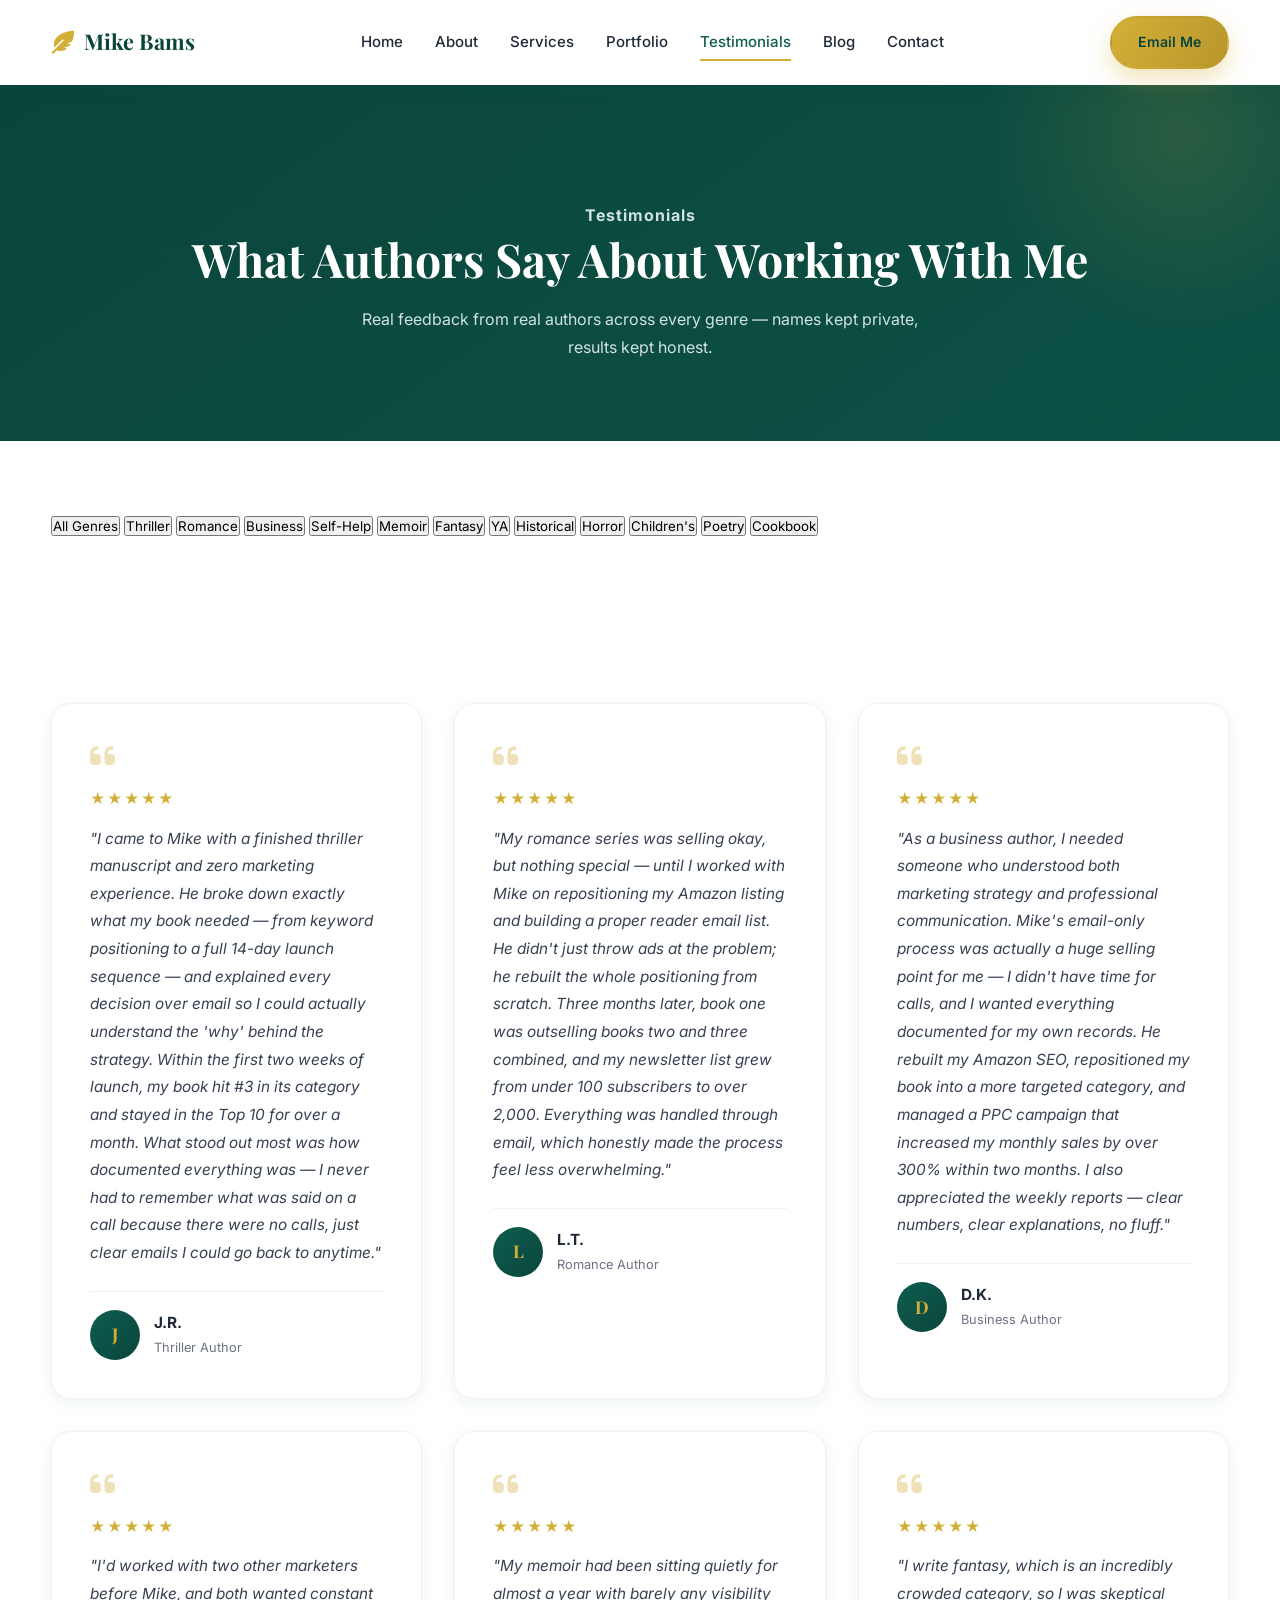
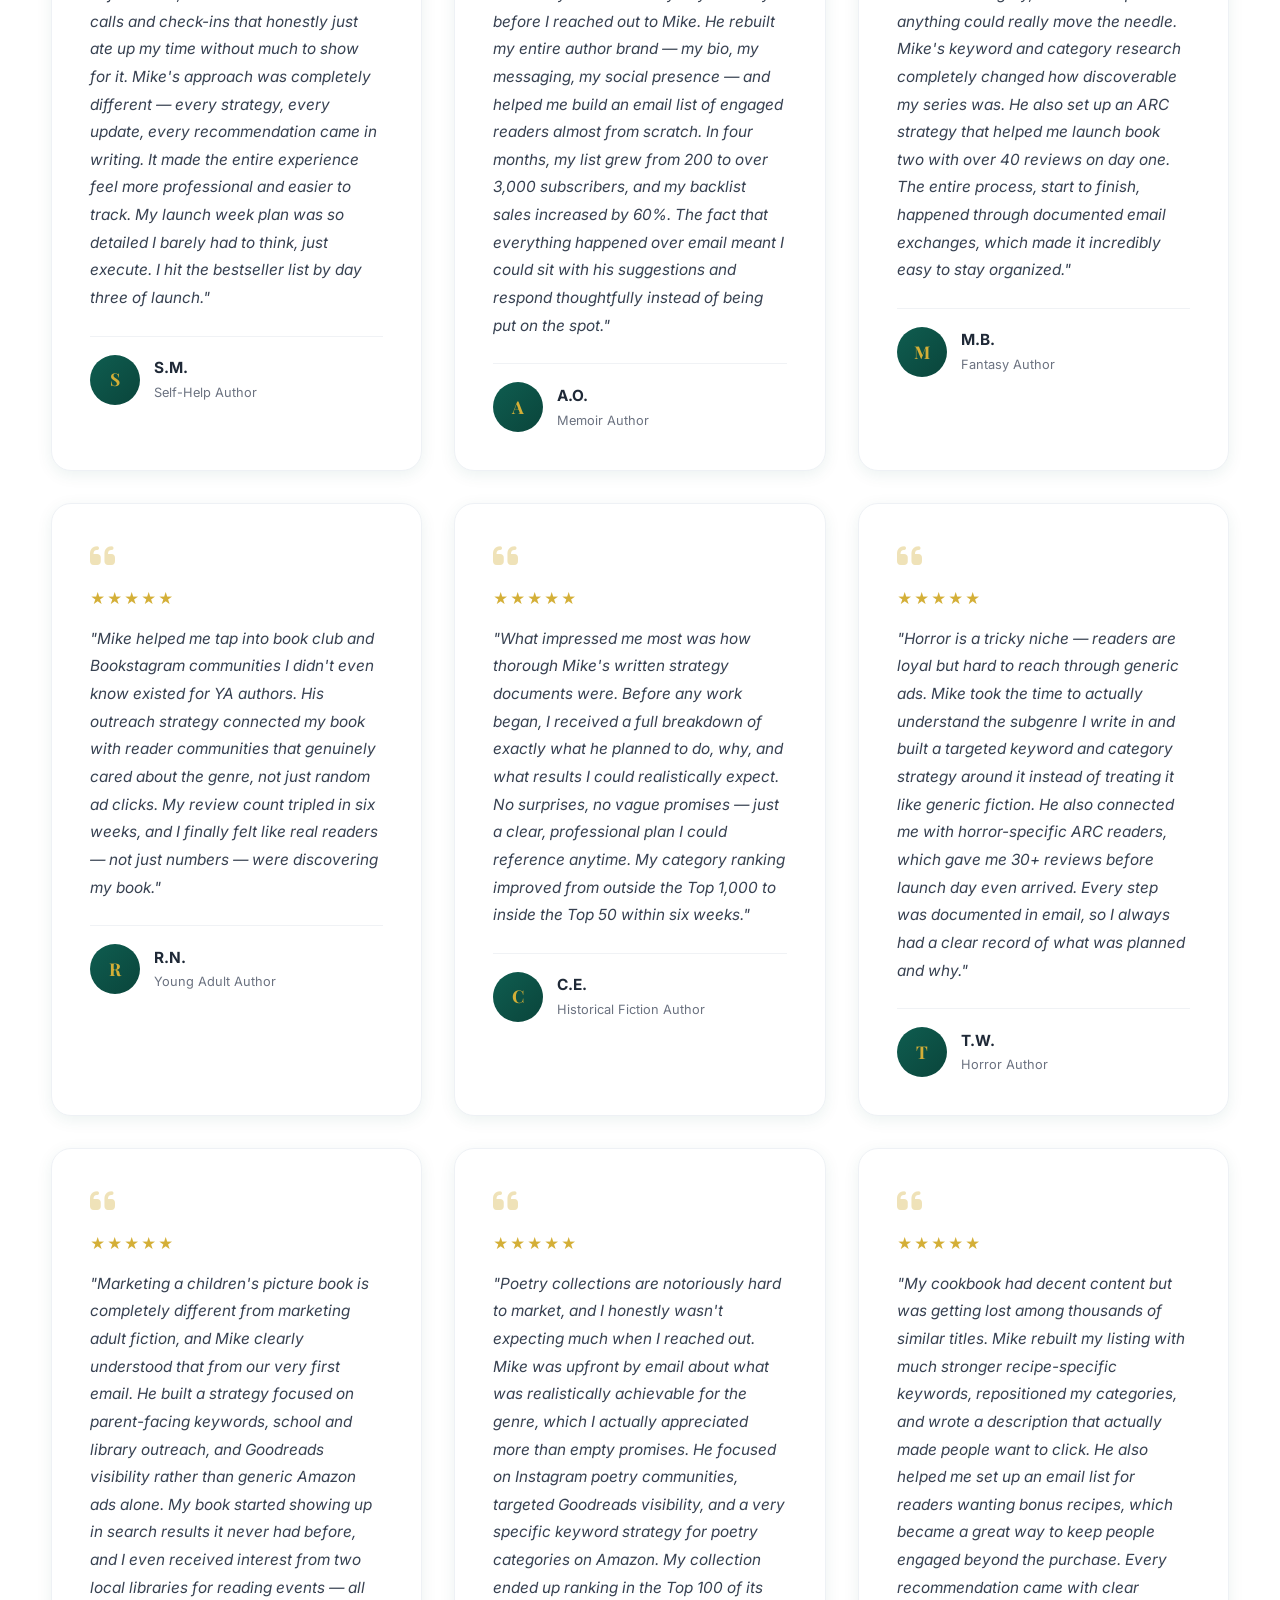
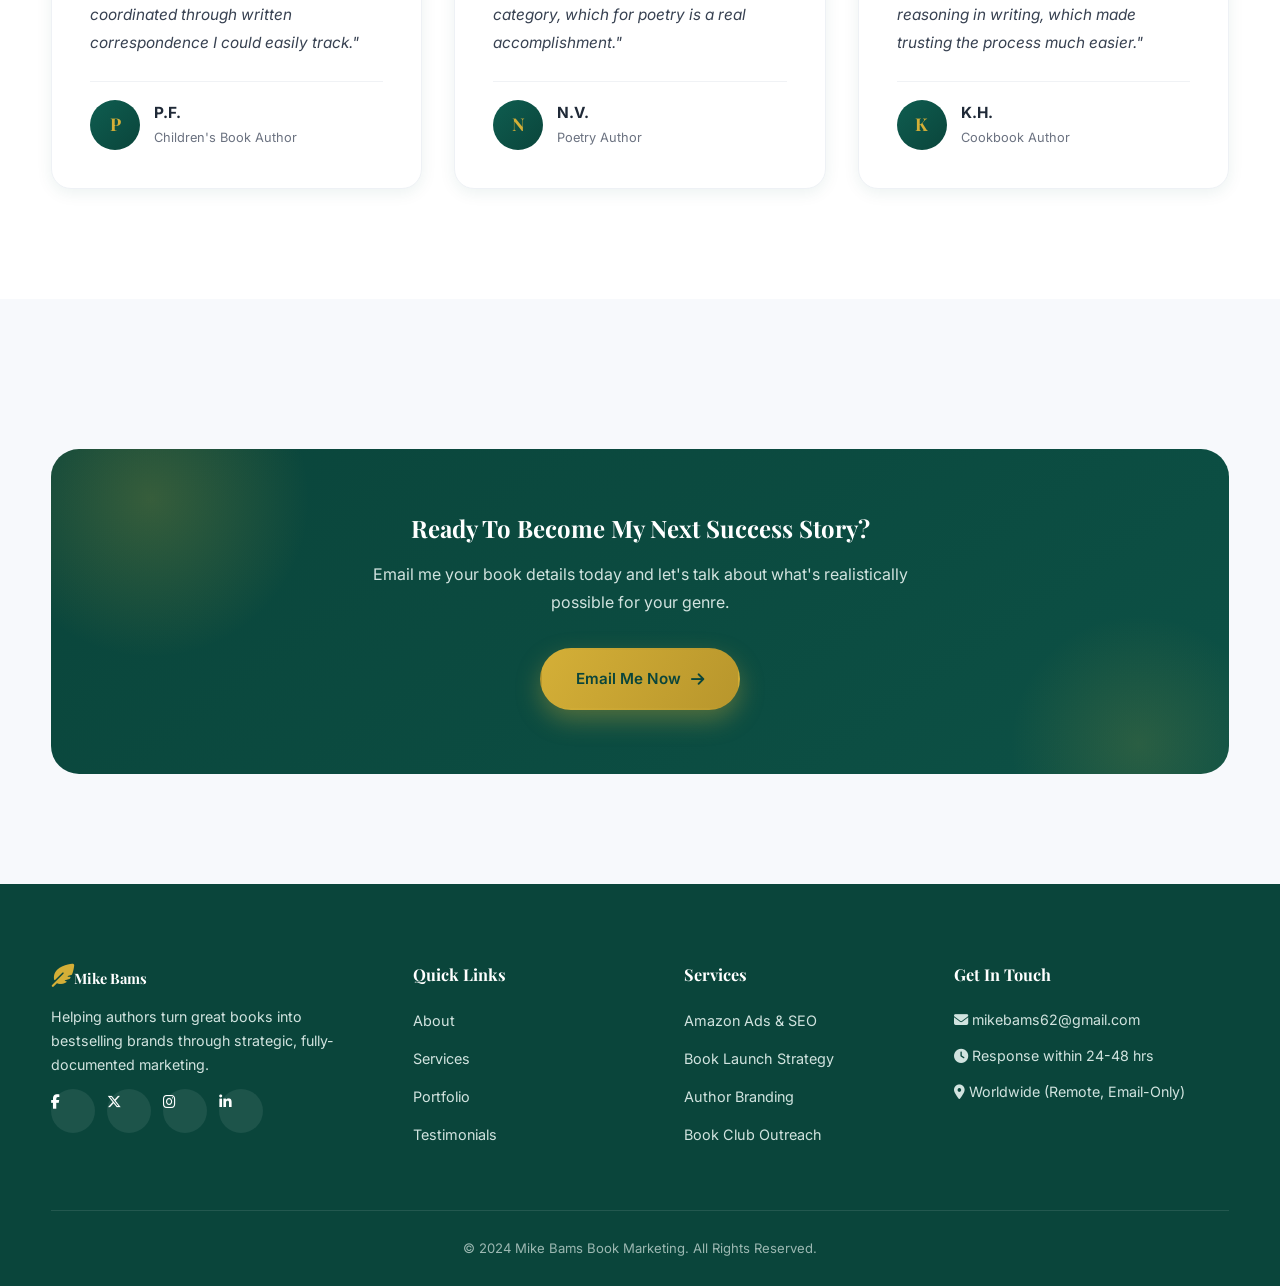
<file: authors.html>
<!DOCTYPE html>
<html lang="en">
<head>
<meta charset="UTF-8">
<meta name="viewport" content="width=device-width, initial-scale=1.0">
<title>Testimonials | Mike Bams Book Marketing</title>
<meta name="description" content="Real author testimonials across thriller, romance, business, self-help, memoir, fantasy, YA, horror, and more.">
<link rel="preconnect" href="https://fonts.googleapis.com">
<link href="https://fonts.googleapis.com/css2?family=Playfair+Display:wght@600;700&family=Inter:wght@400;500;600;700&display=swap" rel="stylesheet">
<link rel="stylesheet" href="https://cdnjs.cloudflare.com/ajax/libs/font-awesome/6.5.1/css/all.min.css">
<link href="https://unpkg.com/aos@2.3.1/dist/aos.css" rel="stylesheet">
<link rel="stylesheet" href="style.css">
</head>
<body>

<header class="navbar" id="navbar">
  <div class="container nav-container">
    <a href="index.html" class="logo"><i class="fa-solid fa-feather-pointed"></i><span>Mike Bams</span></a>
    <nav class="nav-links" id="navLinks">
      <a href="index.html">Home</a>
      <a href="about.html">About</a>
      <a href="services.html">Services</a>
      <a href="portfolio.html">Portfolio</a>
      <a href="authors.html" class="active">Testimonials</a>
      <a href="blog.html">Blog</a>
      <a href="contact.html">Contact</a>
    </nav>
    <a href="contact.html" class="btn btn-primary nav-cta">Email Me</a>
    <button class="menu-toggle" id="menuToggle" aria-label="Toggle menu"><span></span><span></span><span></span></button>
  </div>
</header>

<section class="page-hero">
  <div class="container">
    <p class="breadcrumb">Testimonials</p>
    <h1>What Authors Say About Working With Me</h1>
    <p>Real feedback from real authors across every genre — names kept private, results kept honest.</p>
  </div>
</section>

<!-- FILTER BAR -->
<section class="section-sm" style="padding-bottom:0;">
  <div class="container">
    <div class="filter-bar" data-aos="fade-up">
      <button class="filter-btn active" data-filter="all">All Genres</button>
      <button class="filter-btn" data-filter="thriller">Thriller</button>
      <button class="filter-btn" data-filter="romance">Romance</button>
      <button class="filter-btn" data-filter="business">Business</button>
      <button class="filter-btn" data-filter="selfhelp">Self-Help</button>
      <button class="filter-btn" data-filter="memoir">Memoir</button>
      <button class="filter-btn" data-filter="fantasy">Fantasy</button>
      <button class="filter-btn" data-filter="ya">YA</button>
      <button class="filter-btn" data-filter="historical">Historical</button>
      <button class="filter-btn" data-filter="horror">Horror</button>
      <button class="filter-btn" data-filter="childrens">Children's</button>
      <button class="filter-btn" data-filter="poetry">Poetry</button>
      <button class="filter-btn" data-filter="cookbook">Cookbook</button>
    </div>
  </div>
</section>

<section class="section">
  <div class="container">
    <div class="grid-3" id="testimonialGrid">

      <!-- 1: THRILLER -->
      <div class="testimonial-card" data-genre="thriller" data-aos="fade-up">
        <i class="fa-solid fa-quote-left"></i>
        <div class="stars">★★★★★</div>
        <p class="quote">"I came to Mike with a finished thriller manuscript and zero marketing experience. He broke down exactly what my book needed — from keyword positioning to a full 14-day launch sequence — and explained every decision over email so I could actually understand the 'why' behind the strategy. Within the first two weeks of launch, my book hit #3 in its category and stayed in the Top 10 for over a month. What stood out most was how documented everything was — I never had to remember what was said on a call because there were no calls, just clear emails I could go back to anytime."</p>
        <div class="testimonial-author">
          <div class="author-avatar">J</div>
          <div><p class="author-name">J.R.</p><p class="author-role">Thriller Author</p></div>
        </div>
      </div>

      <!-- 2: ROMANCE -->
      <div class="testimonial-card" data-genre="romance" data-aos="fade-up" data-aos-delay="100">
        <i class="fa-solid fa-quote-left"></i>
        <div class="stars">★★★★★</div>
        <p class="quote">"My romance series was selling okay, but nothing special — until I worked with Mike on repositioning my Amazon listing and building a proper reader email list. He didn't just throw ads at the problem; he rebuilt the whole positioning from scratch. Three months later, book one was outselling books two and three combined, and my newsletter list grew from under 100 subscribers to over 2,000. Everything was handled through email, which honestly made the process feel less overwhelming."</p>
        <div class="testimonial-author">
          <div class="author-avatar">L</div>
          <div><p class="author-name">L.T.</p><p class="author-role">Romance Author</p></div>
        </div>
      </div>

      <!-- 3: BUSINESS -->
      <div class="testimonial-card" data-genre="business" data-aos="fade-up" data-aos-delay="200">
        <i class="fa-solid fa-quote-left"></i>
        <div class="stars">★★★★★</div>
        <p class="quote">"As a business author, I needed someone who understood both marketing strategy and professional communication. Mike's email-only process was actually a huge selling point for me — I didn't have time for calls, and I wanted everything documented for my own records. He rebuilt my Amazon SEO, repositioned my book into a more targeted category, and managed a PPC campaign that increased my monthly sales by over 300% within two months. I also appreciated the weekly reports — clear numbers, clear explanations, no fluff."</p>
        <div class="testimonial-author">
          <div class="author-avatar">D</div>
          <div><p class="author-name">D.K.</p><p class="author-role">Business Author</p></div>
        </div>
      </div>

      <!-- 4: SELF-HELP -->
      <div class="testimonial-card" data-genre="selfhelp" data-aos="fade-up">
        <i class="fa-solid fa-quote-left"></i>
        <div class="stars">★★★★★</div>
        <p class="quote">"I'd worked with two other marketers before Mike, and both wanted constant calls and check-ins that honestly just ate up my time without much to show for it. Mike's approach was completely different — every strategy, every update, every recommendation came in writing. It made the entire experience feel more professional and easier to track. My launch week plan was so detailed I barely had to think, just execute. I hit the bestseller list by day three of launch."</p>
        <div class="testimonial-author">
          <div class="author-avatar">S</div>
          <div><p class="author-name">S.M.</p><p class="author-role">Self-Help Author</p></div>
        </div>
      </div>

      <!-- 5: MEMOIR -->
      <div class="testimonial-card" data-genre="memoir" data-aos="fade-up" data-aos-delay="100">
        <i class="fa-solid fa-quote-left"></i>
        <div class="stars">★★★★★</div>
        <p class="quote">"My memoir had been sitting quietly for almost a year with barely any visibility before I reached out to Mike. He rebuilt my entire author brand — my bio, my messaging, my social presence — and helped me build an email list of engaged readers almost from scratch. In four months, my list grew from 200 to over 3,000 subscribers, and my backlist sales increased by 60%. The fact that everything happened over email meant I could sit with his suggestions and respond thoughtfully instead of being put on the spot."</p>
        <div class="testimonial-author">
          <div class="author-avatar">A</div>
          <div><p class="author-name">A.O.</p><p class="author-role">Memoir Author</p></div>
        </div>
      </div>

      <!-- 6: FANTASY -->
      <div class="testimonial-card" data-genre="fantasy" data-aos="fade-up" data-aos-delay="200">
        <i class="fa-solid fa-quote-left"></i>
        <div class="stars">★★★★★</div>
        <p class="quote">"I write fantasy, which is an incredibly crowded category, so I was skeptical anything could really move the needle. Mike's keyword and category research completely changed how discoverable my series was. He also set up an ARC strategy that helped me launch book two with over 40 reviews on day one. The entire process, start to finish, happened through documented email exchanges, which made it incredibly easy to stay organized."</p>
        <div class="testimonial-author">
          <div class="author-avatar">M</div>
          <div><p class="author-name">M.B.</p><p class="author-role">Fantasy Author</p></div>
        </div>
      </div>

      <!-- 7: YA -->
      <div class="testimonial-card" data-genre="ya" data-aos="fade-up">
        <i class="fa-solid fa-quote-left"></i>
        <div class="stars">★★★★★</div>
        <p class="quote">"Mike helped me tap into book club and Bookstagram communities I didn't even know existed for YA authors. His outreach strategy connected my book with reader communities that genuinely cared about the genre, not just random ad clicks. My review count tripled in six weeks, and I finally felt like real readers — not just numbers — were discovering my book."</p>
        <div class="testimonial-author">
          <div class="author-avatar">R</div>
          <div><p class="author-name">R.N.</p><p class="author-role">Young Adult Author</p></div>
        </div>
      </div>

      <!-- 8: HISTORICAL -->
      <div class="testimonial-card" data-genre="historical" data-aos="fade-up" data-aos-delay="100">
        <i class="fa-solid fa-quote-left"></i>
        <div class="stars">★★★★★</div>
        <p class="quote">"What impressed me most was how thorough Mike's written strategy documents were. Before any work began, I received a full breakdown of exactly what he planned to do, why, and what results I could realistically expect. No surprises, no vague promises — just a clear, professional plan I could reference anytime. My category ranking improved from outside the Top 1,000 to inside the Top 50 within six weeks."</p>
        <div class="testimonial-author">
          <div class="author-avatar">C</div>
          <div><p class="author-name">C.E.</p><p class="author-role">Historical Fiction Author</p></div>
        </div>
      </div>

      <!-- 9: HORROR -->
      <div class="testimonial-card" data-genre="horror" data-aos="fade-up" data-aos-delay="200">
        <i class="fa-solid fa-quote-left"></i>
        <div class="stars">★★★★★</div>
        <p class="quote">"Horror is a tricky niche — readers are loyal but hard to reach through generic ads. Mike took the time to actually understand the subgenre I write in and built a targeted keyword and category strategy around it instead of treating it like generic fiction. He also connected me with horror-specific ARC readers, which gave me 30+ reviews before launch day even arrived. Every step was documented in email, so I always had a clear record of what was planned and why."</p>
        <div class="testimonial-author">
          <div class="author-avatar">T</div>
          <div><p class="author-name">T.W.</p><p class="author-role">Horror Author</p></div>
        </div>
      </div>

      <!-- 10: CHILDREN'S -->
      <div class="testimonial-card" data-genre="childrens" data-aos="fade-up">
        <i class="fa-solid fa-quote-left"></i>
        <div class="stars">★★★★★</div>
        <p class="quote">"Marketing a children's picture book is completely different from marketing adult fiction, and Mike clearly understood that from our very first email. He built a strategy focused on parent-facing keywords, school and library outreach, and Goodreads visibility rather than generic Amazon ads alone. My book started showing up in search results it never had before, and I even received interest from two local libraries for reading events — all coordinated through written correspondence I could easily track."</p>
        <div class="testimonial-author">
          <div class="author-avatar">P</div>
          <div><p class="author-name">P.F.</p><p class="author-role">Children's Book Author</p></div>
        </div>
      </div>

      <!-- 11: POETRY -->
      <div class="testimonial-card" data-genre="poetry" data-aos="fade-up" data-aos-delay="100">
        <i class="fa-solid fa-quote-left"></i>
        <div class="stars">★★★★★</div>
        <p class="quote">"Poetry collections are notoriously hard to market, and I honestly wasn't expecting much when I reached out. Mike was upfront by email about what was realistically achievable for the genre, which I actually appreciated more than empty promises. He focused on Instagram poetry communities, targeted Goodreads visibility, and a very specific keyword strategy for poetry categories on Amazon. My collection ended up ranking in the Top 100 of its category, which for poetry is a real accomplishment."</p>
        <div class="testimonial-author">
          <div class="author-avatar">N</div>
          <div><p class="author-name">N.V.</p><p class="author-role">Poetry Author</p></div>
        </div>
      </div>

      <!-- 12: COOKBOOK -->
      <div class="testimonial-card" data-genre="cookbook" data-aos="fade-up" data-aos-delay="200">
        <i class="fa-solid fa-quote-left"></i>
        <div class="stars">★★★★★</div>
        <p class="quote">"My cookbook had decent content but was getting lost among thousands of similar titles. Mike rebuilt my listing with much stronger recipe-specific keywords, repositioned my categories, and wrote a description that actually made people want to click. He also helped me set up an email list for readers wanting bonus recipes, which became a great way to keep people engaged beyond the purchase. Every recommendation came with clear reasoning in writing, which made trusting the process much easier."</p>
        <div class="testimonial-author">
          <div class="author-avatar">K</div>
          <div><p class="author-name">K.H.</p><p class="author-role">Cookbook Author</p></div>
        </div>
      </div>

    </div>

    <!-- NO RESULTS MESSAGE (hidden by default) -->
    <p id="noResults" style="display:none; text-align:center; color:var(--gray-text); margin-top:40px; font-size:1rem;">
      No testimonials found for this genre yet — but check back soon, or <a href="contact.html" style="color:var(--gold-dark); font-weight:600;">email me</a> to be the next success story.
    </p>
  </div>
</section>

<section class="section section-alt">
  <div class="container">
    <div class="cta-banner" data-aos="zoom-in">
      <h2>Ready To Become My Next Success Story?</h2>
      <p>Email me your book details today and let's talk about what's realistically possible for your genre.</p>
      <a href="contact.html" class="btn btn-primary">Email Me Now <i class="fa-solid fa-arrow-right"></i></a>
    </div>
  </div>
</section>

<footer class="footer">
  <div class="container footer-grid">
    <div class="footer-col">
      <a href="index.html" class="logo footer-logo"><i class="fa-solid fa-feather-pointed"></i><span>Mike Bams</span></a>
      <p>Helping authors turn great books into bestselling brands through strategic, fully-documented marketing.</p>
      <div class="social-icons">
        <a href="#"><i class="fa-brands fa-facebook-f"></i></a>
        <a href="#"><i class="fa-brands fa-x-twitter"></i></a>
        <a href="#"><i class="fa-brands fa-instagram"></i></a>
        <a href="#"><i class="fa-brands fa-linkedin-in"></i></a>
      </div>
    </div>
    <div class="footer-col"><h4>Quick Links</h4>
      <a href="about.html">About</a><a href="services.html">Services</a><a href="portfolio.html">Portfolio</a><a href="authors.html">Testimonials</a>
    </div>
    <div class="footer-col"><h4>Services</h4>
      <a href="services.html">Amazon Ads & SEO</a><a href="services.html">Book Launch Strategy</a><a href="services.html">Author Branding</a><a href="services.html">Book Club Outreach</a>
    </div>
    <div class="footer-col"><h4>Get In Touch</h4>
      <p><i class="fa-solid fa-envelope"></i> mikebams62@gmail.com</p>
      <p><i class="fa-solid fa-clock"></i> Response within 24-48 hrs</p>
      <p><i class="fa-solid fa-location-dot"></i> Worldwide (Remote, Email-Only)</p>
    </div>
  </div>
  <div class="footer-bottom"><p>&copy; 2024 Mike Bams Book Marketing. All Rights Reserved.</p></div>
</footer>

<button id="backToTop" aria-label="Back to top"><i class="fa-solid fa-arrow-up"></i></button>
<script src="https://unpkg.com/aos@2.3.1/dist/aos.js"></script>
<script src="script.js"></script>
</body>
</html>
</file>
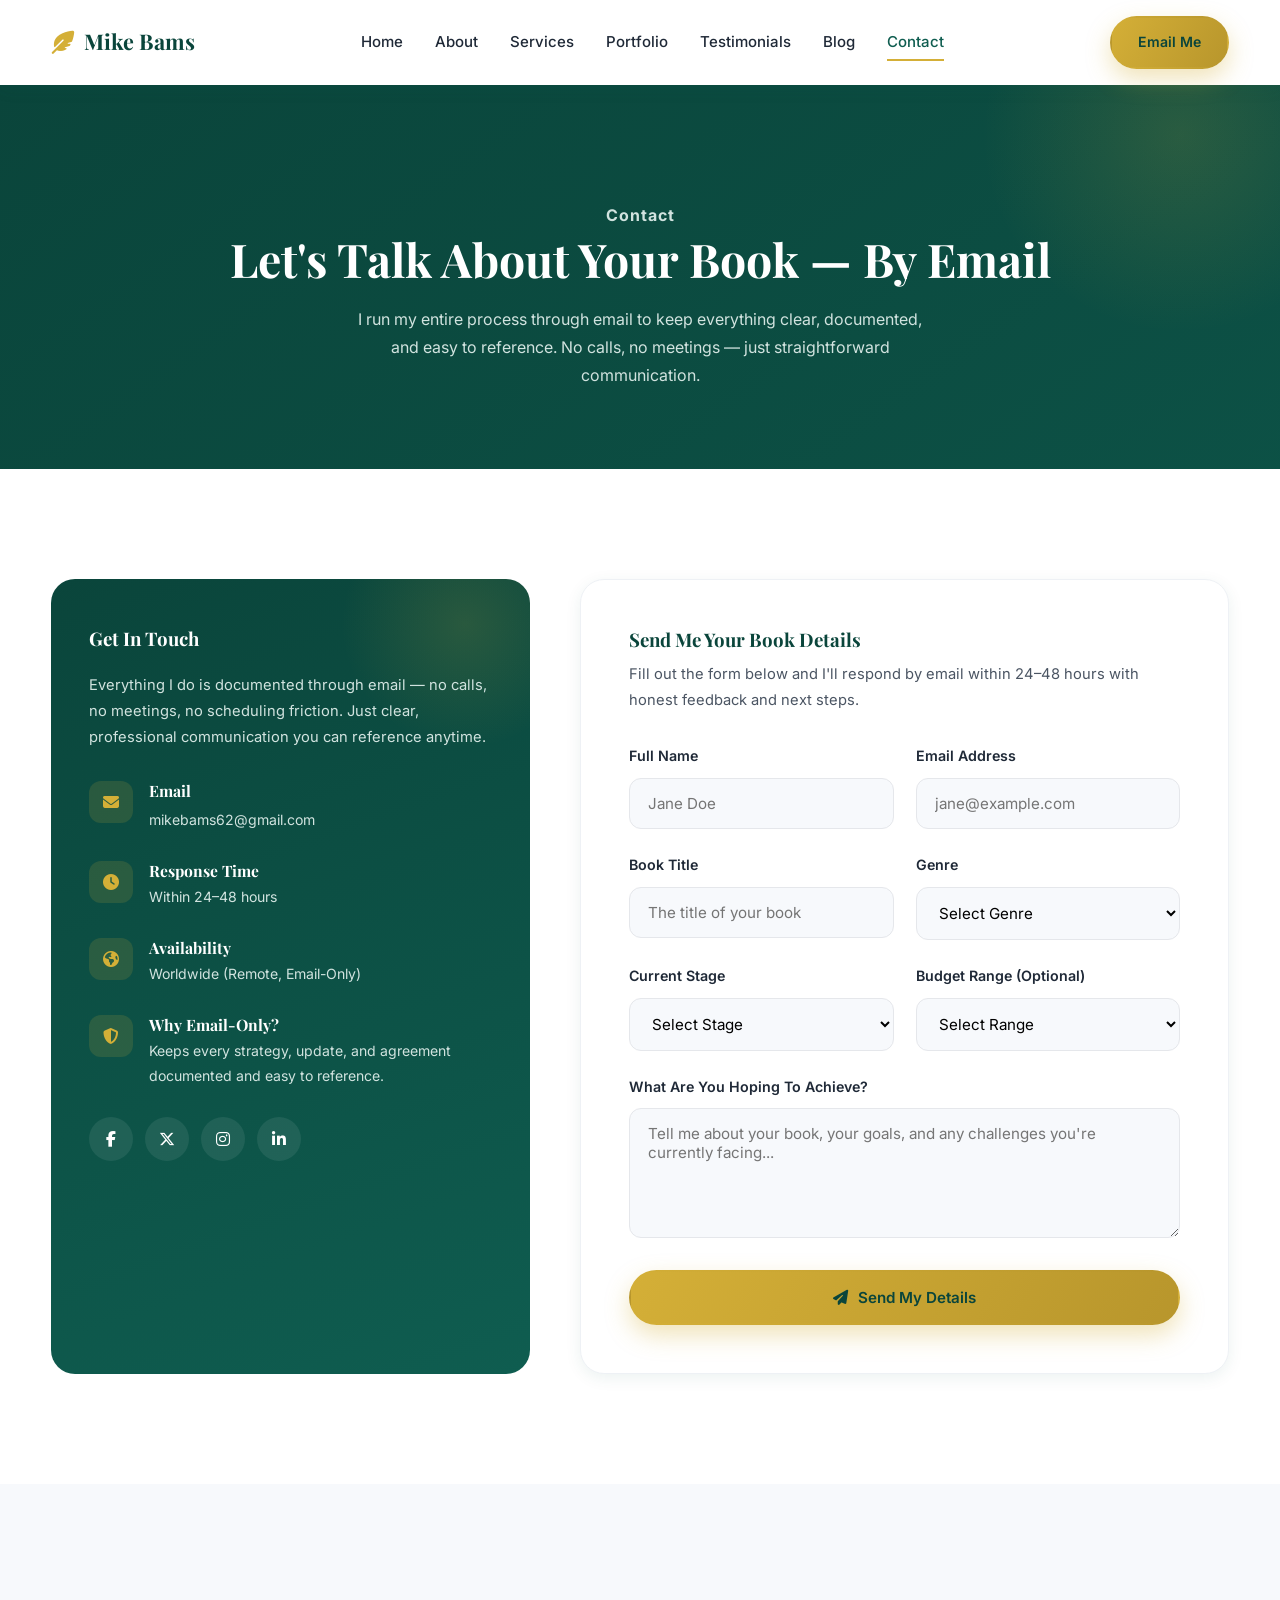
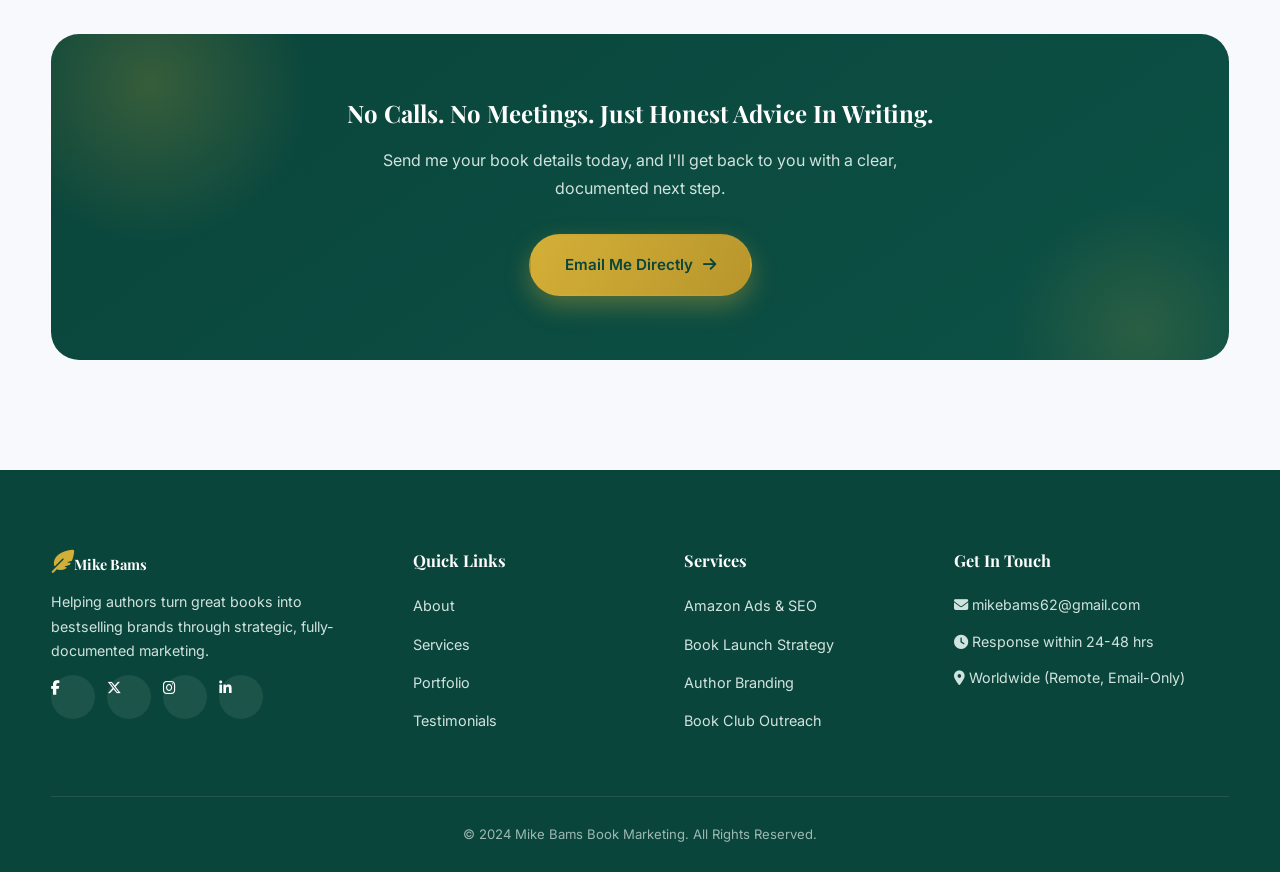
<file: contact.html>
<!DOCTYPE html>
<html lang="en">
<head>
<meta charset="UTF-8">
<meta name="viewport" content="width=device-width, initial-scale=1.0">
<title>Contact | Mike Bams Book Marketing</title>
<meta name="description" content="Email Mike Bams for a documented, no-pressure book marketing consultation.">
<link rel="preconnect" href="https://fonts.googleapis.com">
<link href="https://fonts.googleapis.com/css2?family=Playfair+Display:wght@600;700&family=Inter:wght@400;500;600;700&display=swap" rel="stylesheet">
<link rel="stylesheet" href="https://cdnjs.cloudflare.com/ajax/libs/font-awesome/6.5.1/css/all.min.css">
<link href="https://unpkg.com/aos@2.3.1/dist/aos.css" rel="stylesheet">
<link rel="stylesheet" href="style.css">
</head>
<body>

<header class="navbar" id="navbar">
  <div class="container nav-container">
    <a href="index.html" class="logo"><i class="fa-solid fa-feather-pointed"></i><span>Mike Bams</span></a>
    <nav class="nav-links" id="navLinks">
      <a href="index.html">Home</a>
      <a href="about.html">About</a>
      <a href="services.html">Services</a>
      <a href="portfolio.html">Portfolio</a>
      <a href="authors.html">Testimonials</a>
      <a href="blog.html">Blog</a>
      <a href="contact.html" class="active">Contact</a>
    </nav>
    <a href="contact.html" class="btn btn-primary nav-cta">Email Me</a>
    <button class="menu-toggle" id="menuToggle" aria-label="Toggle menu"><span></span><span></span><span></span></button>
  </div>
</header>

<section class="page-hero">
  <div class="container">
    <p class="breadcrumb">Contact</p>
    <h1>Let's Talk About Your Book — By Email</h1>
    <p>I run my entire process through email to keep everything clear, documented, and easy to reference. No calls, no meetings — just straightforward communication.</p>
  </div>
</section>

<section class="section">
  <div class="container contact-grid">

    <!-- CONTACT INFO -->
    <div class="contact-info-card" data-aos="fade-right">
      <h3>Get In Touch</h3>
      <p>Everything I do is documented through email — no calls, no meetings, no scheduling friction. Just clear, professional communication you can reference anytime.</p>

      <div class="contact-item">
        <i class="fa-solid fa-envelope"></i>
        <div>
          <h4>Email</h4>
          <a href="mailto:mikebams62@gmail.com">mikebams62@gmail.com</a>
        </div>
      </div>

      <div class="contact-item">
        <i class="fa-solid fa-clock"></i>
        <div>
          <h4>Response Time</h4>
          <p>Within 24–48 hours</p>
        </div>
      </div>

      <div class="contact-item">
        <i class="fa-solid fa-earth-americas"></i>
        <div>
          <h4>Availability</h4>
          <p>Worldwide (Remote, Email-Only)</p>
        </div>
      </div>

      <div class="contact-item">
        <i class="fa-solid fa-shield-halved"></i>
        <div>
          <h4>Why Email-Only?</h4>
          <p>Keeps every strategy, update, and agreement documented and easy to reference.</p>
        </div>
      </div>

      <div class="social-icons">
        <a href="#"><i class="fa-brands fa-facebook-f"></i></a>
        <a href="#"><i class="fa-brands fa-x-twitter"></i></a>
        <a href="#"><i class="fa-brands fa-instagram"></i></a>
        <a href="#"><i class="fa-brands fa-linkedin-in"></i></a>
      </div>
    </div>

    <!-- CONTACT FORM -->
    <div class="contact-form" data-aos="fade-left">
      <h3 style="margin-bottom:10px;">Send Me Your Book Details</h3>
      <p style="color:var(--gray-text); font-size:0.92rem; margin-bottom:30px;">Fill out the form below and I'll respond by email within 24–48 hours with honest feedback and next steps.</p>

      <form id="contactForm" action="https://formspree.io/f/xvkkqwlw" method="POST">

        <div class="form-row">
          <div class="form-group">
            <label for="name">Full Name</label>
            <input type="text" id="name" name="name" placeholder="Jane Doe" required>
          </div>
          <div class="form-group">
            <label for="email">Email Address</label>
            <input type="email" id="email" name="email" placeholder="jane@example.com" required>
          </div>
        </div>

        <div class="form-row">
          <div class="form-group">
            <label for="book_title">Book Title</label>
            <input type="text" id="book_title" name="book_title" placeholder="The title of your book">
          </div>
          <div class="form-group">
            <label for="genre">Genre</label>
            <select id="genre" name="genre">
              <option value="">Select Genre</option>
              <option value="Fiction - Thriller/Mystery">Thriller / Mystery</option>
              <option value="Fiction - Romance">Romance</option>
              <option value="Fiction - Fantasy/Sci-Fi">Fantasy / Sci-Fi</option>
              <option value="Fiction - YA">Young Adult</option>
              <option value="Fiction - Historical">Historical Fiction</option>
              <option value="Non-Fiction - Business">Business</option>
              <option value="Non-Fiction - Self-Help">Self-Help</option>
              <option value="Non-Fiction - Memoir">Memoir</option>
              <option value="Other">Other</option>
            </select>
          </div>
        </div>

        <div class="form-row">
          <div class="form-group">
            <label for="stage">Current Stage</label>
            <select id="stage" name="stage">
              <option value="">Select Stage</option>
              <option value="Not Yet Published">Not Yet Published</option>
              <option value="Published - Needs More Sales">Published - Needs More Sales</option>
              <option value="Launching Soon">Launching Soon</option>
              <option value="Ongoing Series">Ongoing Series</option>
            </select>
          </div>
          <div class="form-group">
            <label for="budget">Budget Range (Optional)</label>
            <select id="budget" name="budget">
              <option value="">Select Range</option>
              <option value="Under $500">Under $500</option>
              <option value="$500 - $1,500">$500 - $1,500</option>
              <option value="$1,500 - $5,000">$1,500 - $5,000</option>
              <option value="$5,000+">$5,000+</option>
              <option value="Not Sure Yet">Not Sure Yet</option>
            </select>
          </div>
        </div>

        <div class="form-group">
          <label for="message">What Are You Hoping To Achieve?</label>
          <textarea id="message" name="message" placeholder="Tell me about your book, your goals, and any challenges you're currently facing..." required></textarea>
        </div>

        <button type="submit" class="btn btn-primary btn-block">
          <i class="fa-solid fa-paper-plane"></i> Send My Details
        </button>

        <div class="form-success" id="formSuccess">
          <i class="fa-solid fa-circle-check" style="font-size:1.3rem;"></i>
          <span>Thanks for reaching out! I'll review your details and respond by email within 24-48 hours.</span>
        </div>

      </form>
    </div>

  </div>
</section>

<section class="section section-alt">
  <div class="container">
    <div class="cta-banner" data-aos="zoom-in">
      <h2>No Calls. No Meetings. Just Honest Advice In Writing.</h2>
      <p>Send me your book details today, and I'll get back to you with a clear, documented next step.</p>
      <a href="mailto:mikebams62@gmail.com" class="btn btn-primary">Email Me Directly <i class="fa-solid fa-arrow-right"></i></a>
    </div>
  </div>
</section>

<footer class="footer">
  <div class="container footer-grid">
    <div class="footer-col">
      <a href="index.html" class="logo footer-logo"><i class="fa-solid fa-feather-pointed"></i><span>Mike Bams</span></a>
      <p>Helping authors turn great books into bestselling brands through strategic, fully-documented marketing.</p>
      <div class="social-icons">
        <a href="#"><i class="fa-brands fa-facebook-f"></i></a>
        <a href="#"><i class="fa-brands fa-x-twitter"></i></a>
        <a href="#"><i class="fa-brands fa-instagram"></i></a>
        <a href="#"><i class="fa-brands fa-linkedin-in"></i></a>
      </div>
    </div>
    <div class="footer-col"><h4>Quick Links</h4>
      <a href="about.html">About</a><a href="services.html">Services</a><a href="portfolio.html">Portfolio</a><a href="authors.html">Testimonials</a>
    </div>
    <div class="footer-col"><h4>Services</h4>
      <a href="services.html">Amazon Ads & SEO</a><a href="services.html">Book Launch Strategy</a><a href="services.html">Author Branding</a><a href="services.html">Book Club Outreach</a>
    </div>
    <div class="footer-col"><h4>Get In Touch</h4>
      <p><i class="fa-solid fa-envelope"></i> mikebams62@gmail.com</p>
      <p><i class="fa-solid fa-clock"></i> Response within 24-48 hrs</p>
      <p><i class="fa-solid fa-location-dot"></i> Worldwide (Remote, Email-Only)</p>
    </div>
  </div>
  <div class="footer-bottom"><p>&copy; 2024 Mike Bams Book Marketing. All Rights Reserved.</p></div>
</footer>

<button id="backToTop" aria-label="Back to top"><i class="fa-solid fa-arrow-up"></i></button>
<script src="https://unpkg.com/aos@2.3.1/dist/aos.js"></script>
<script src="script.js"></script>
</body>
</html>
</file>
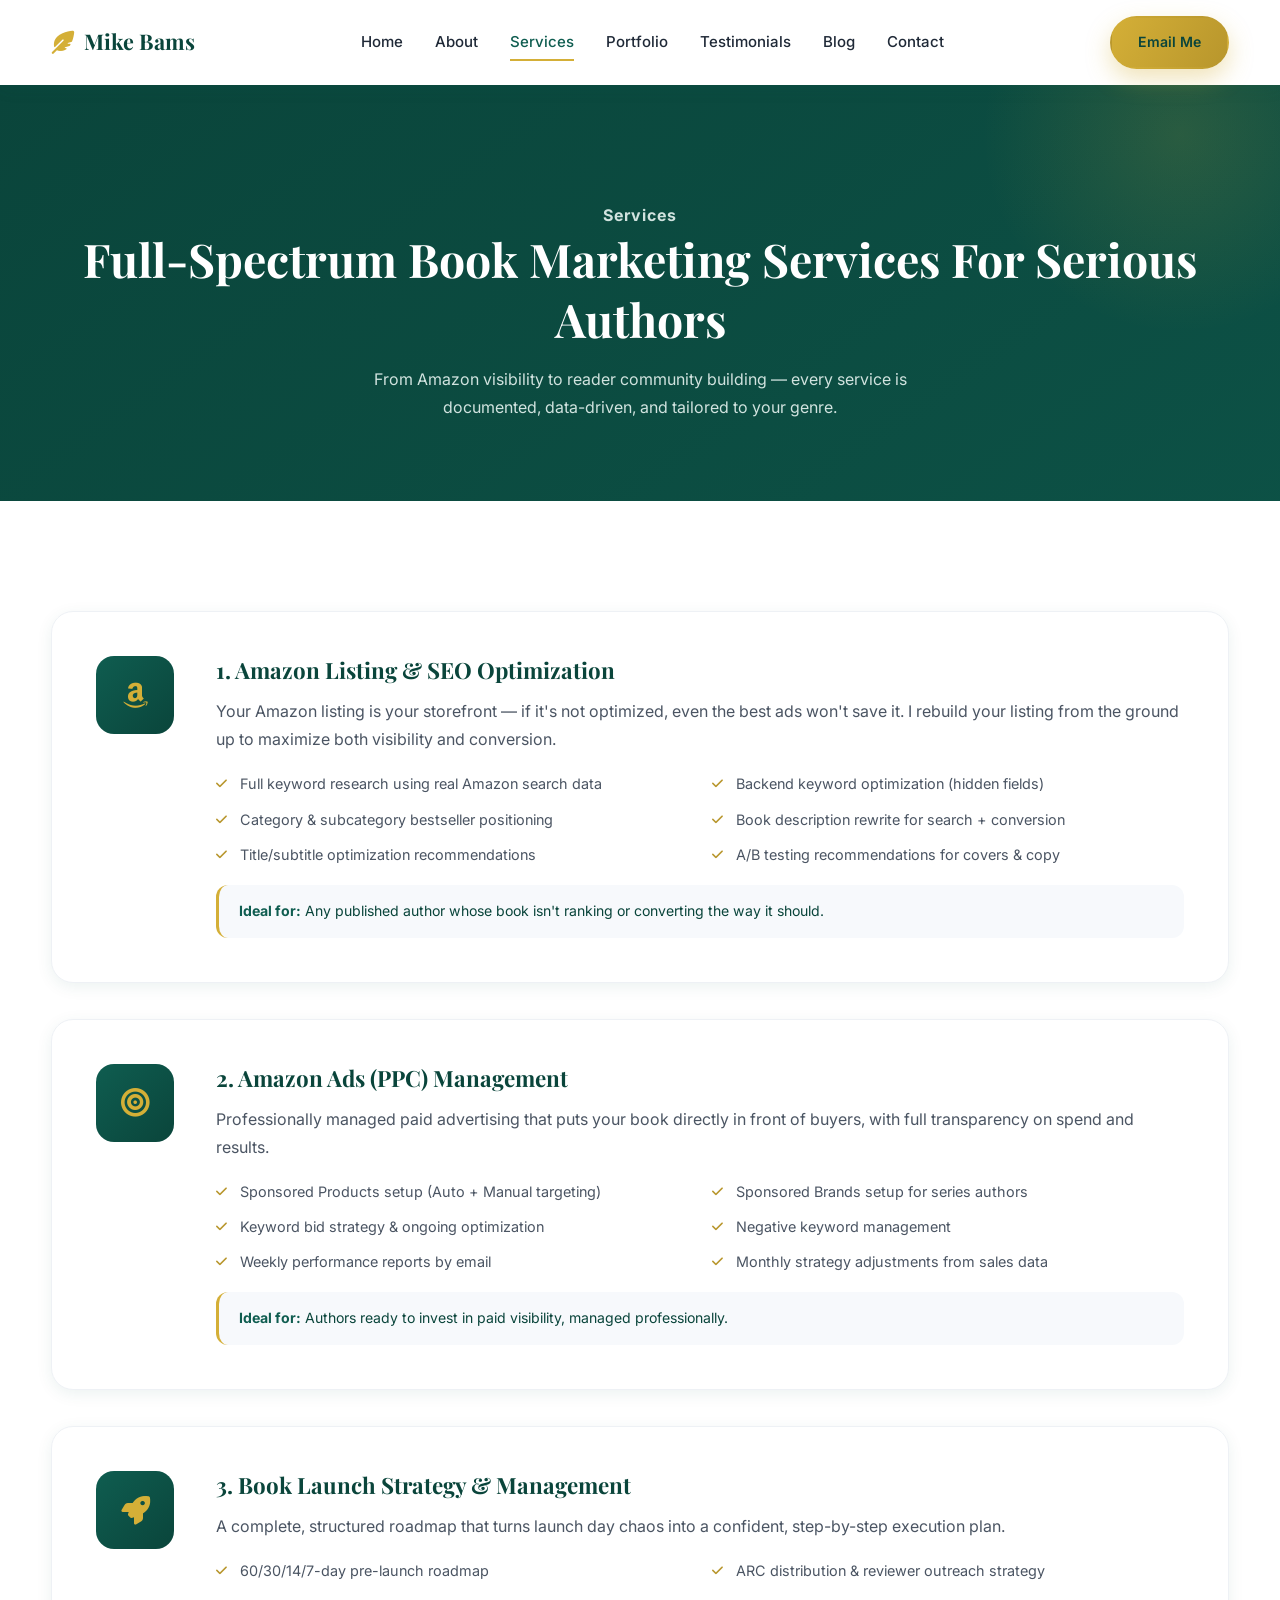
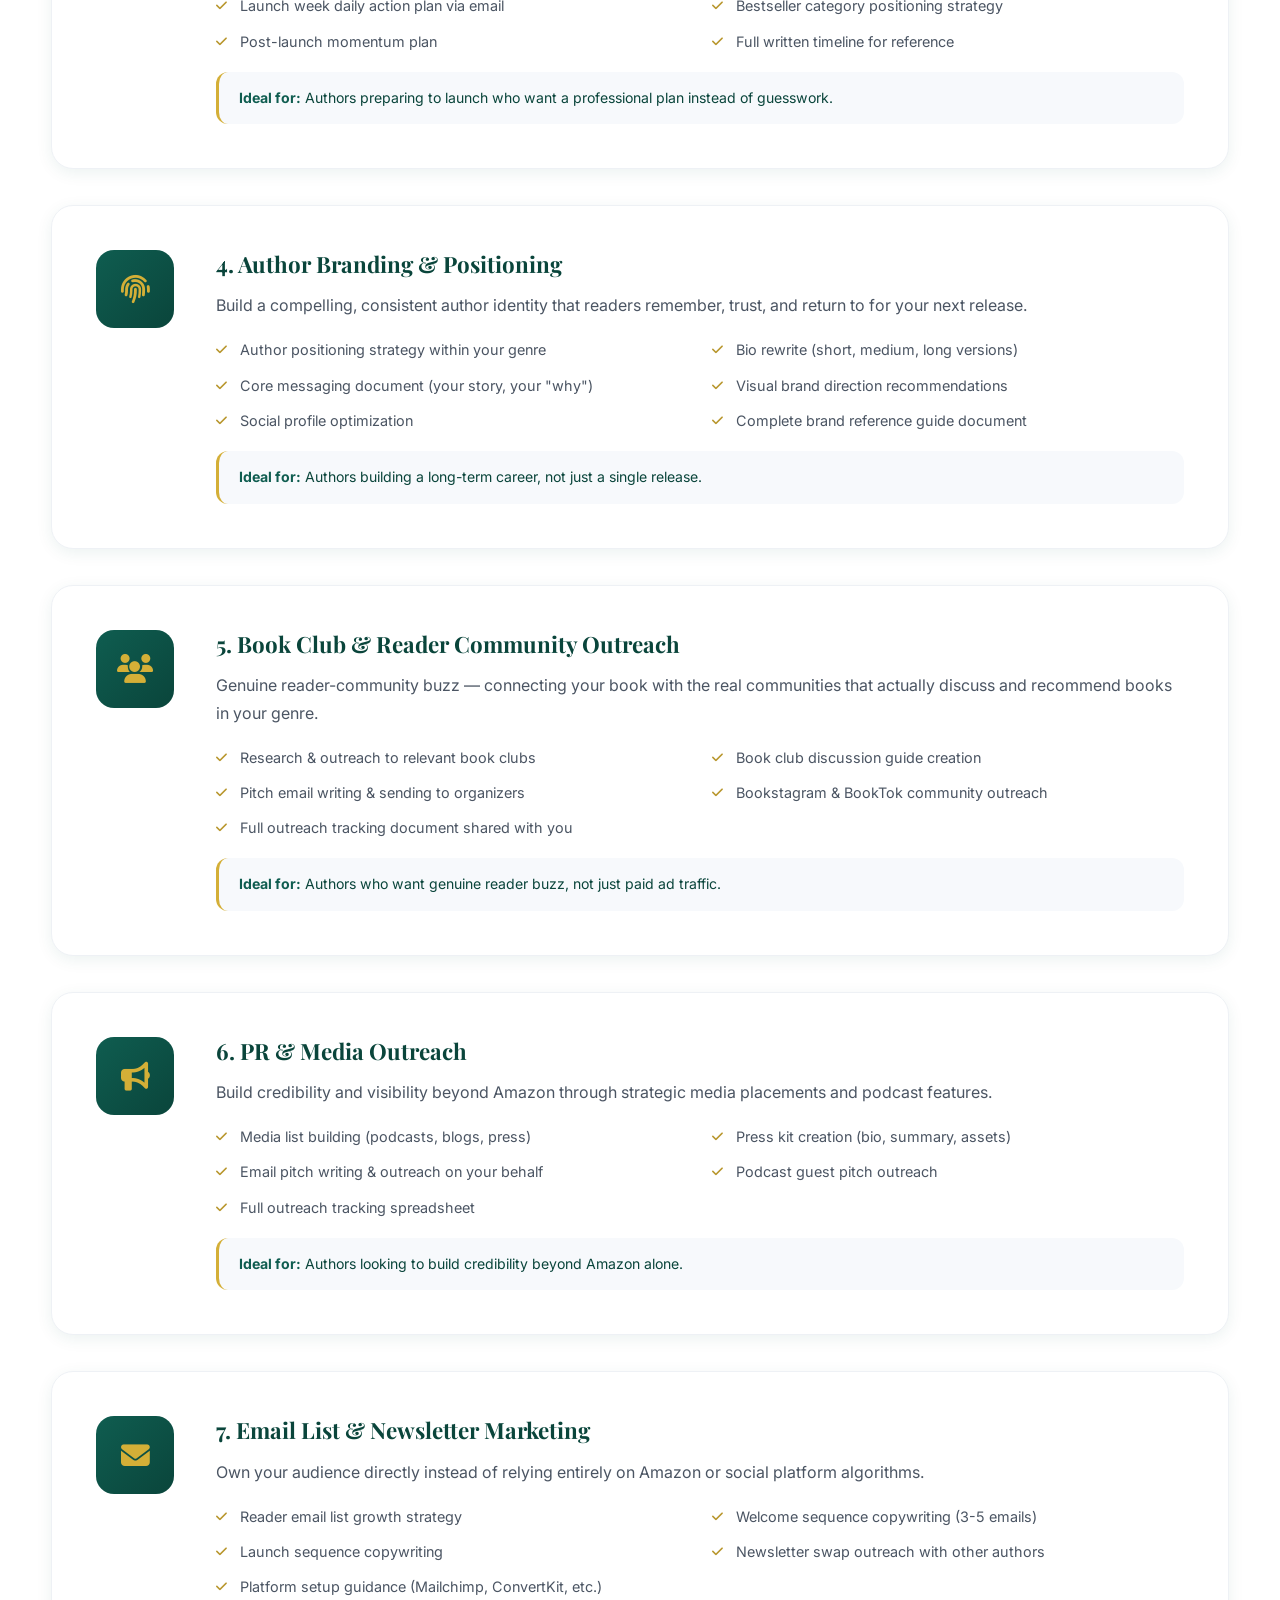
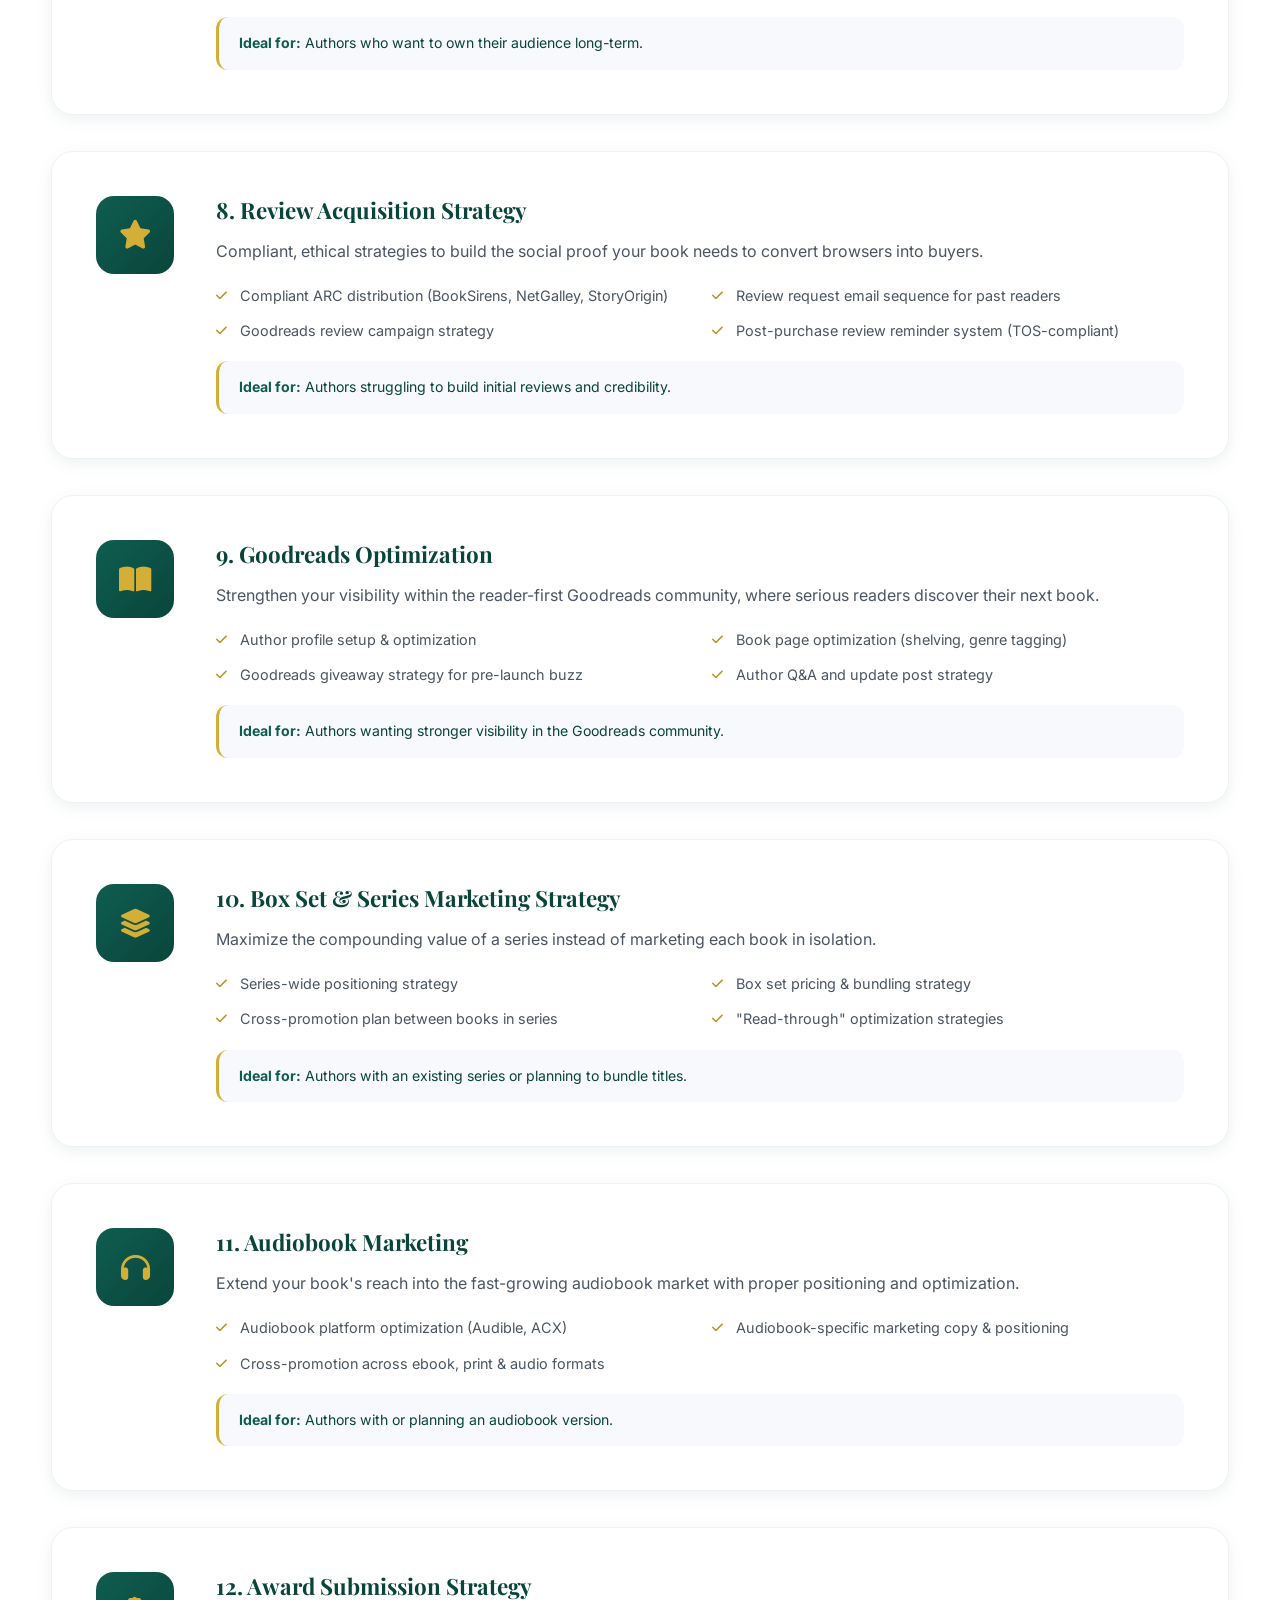
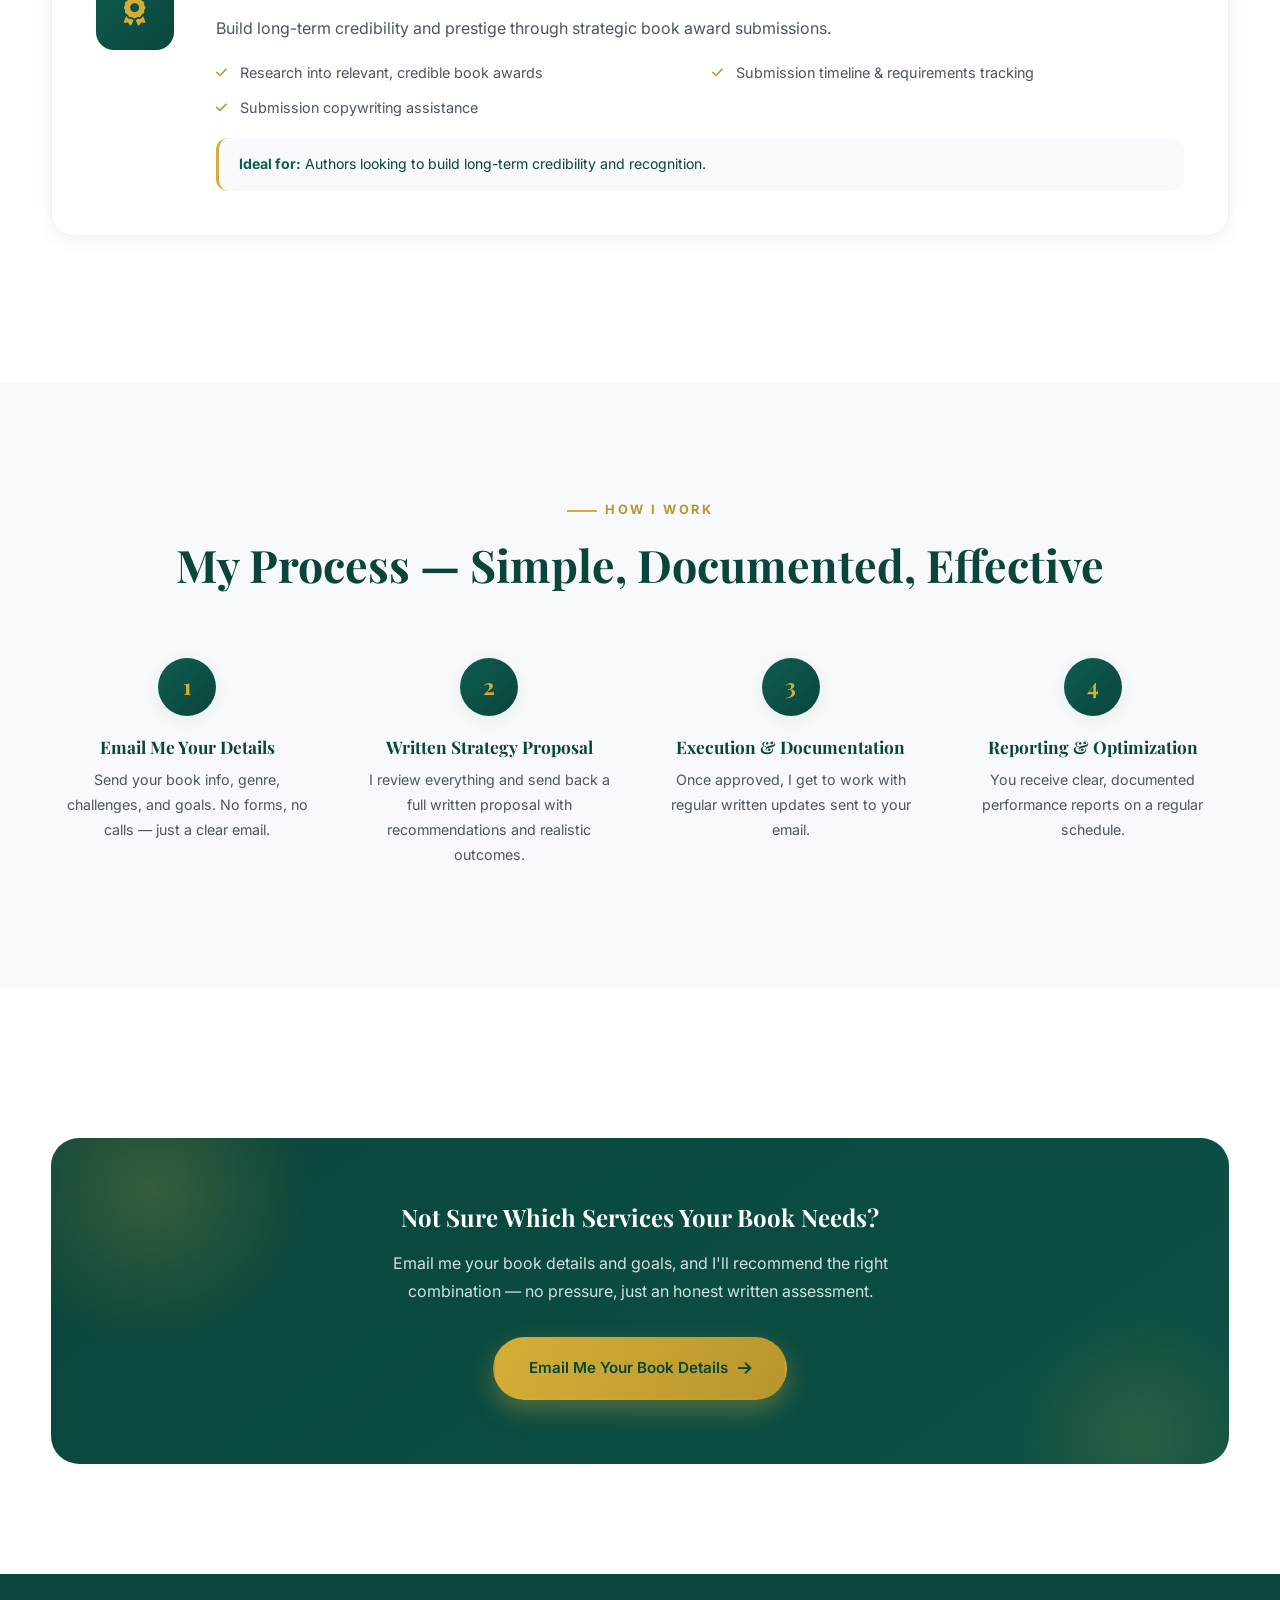
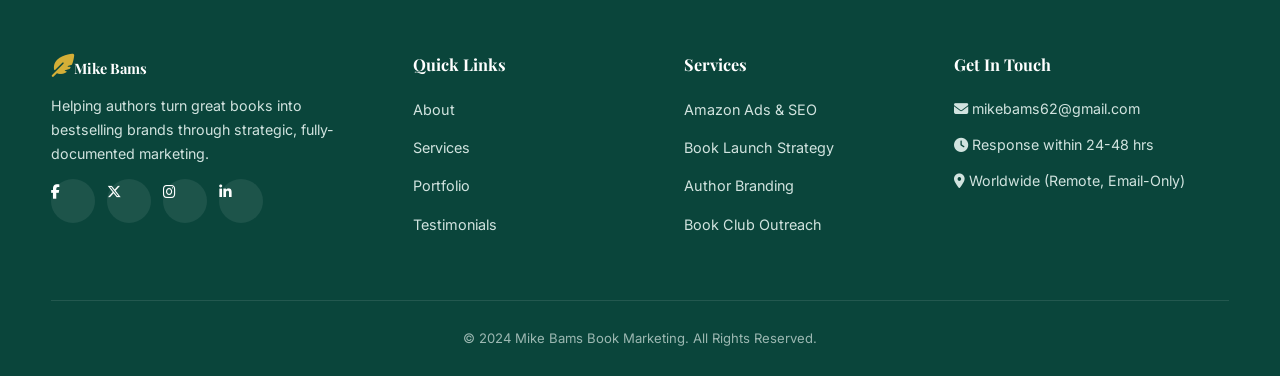
<file: services.html>
<!DOCTYPE html>
<html lang="en">
<head>
<meta charset="UTF-8">
<meta name="viewport" content="width=device-width, initial-scale=1.0">
<title>Services | Mike Bams Book Marketing</title>
<meta name="description" content="12 full-spectrum book marketing services — from Amazon SEO to book club outreach — all documented and results-driven.">
<link rel="preconnect" href="https://fonts.googleapis.com">
<link href="https://fonts.googleapis.com/css2?family=Playfair+Display:wght@600;700&family=Inter:wght@400;500;600;700&display=swap" rel="stylesheet">
<link rel="stylesheet" href="https://cdnjs.cloudflare.com/ajax/libs/font-awesome/6.5.1/css/all.min.css">
<link href="https://unpkg.com/aos@2.3.1/dist/aos.css" rel="stylesheet">
<link rel="stylesheet" href="style.css">
</head>
<body>

<header class="navbar" id="navbar">
  <div class="container nav-container">
    <a href="index.html" class="logo"><i class="fa-solid fa-feather-pointed"></i><span>Mike Bams</span></a>
    <nav class="nav-links" id="navLinks">
      <a href="index.html">Home</a>
      <a href="about.html">About</a>
      <a href="services.html" class="active">Services</a>
      <a href="portfolio.html">Portfolio</a>
      <a href="authors.html">Testimonials</a>
      <a href="blog.html">Blog</a>
      <a href="contact.html">Contact</a>
    </nav>
    <a href="contact.html" class="btn btn-primary nav-cta">Email Me</a>
    <button class="menu-toggle" id="menuToggle" aria-label="Toggle menu"><span></span><span></span><span></span></button>
  </div>
</header>

<section class="page-hero">
  <div class="container">
    <p class="breadcrumb">Services</p>
    <h1>Full-Spectrum Book Marketing Services For Serious Authors</h1>
    <p>From Amazon visibility to reader community building — every service is documented, data-driven, and tailored to your genre.</p>
  </div>
</section>

<section class="section">
  <div class="container">

    <!-- SERVICE 1 -->
    <div class="service-block" data-aos="fade-up">
      <div class="service-num-icon"><i class="fa-brands fa-amazon"></i></div>
      <div class="service-content">
        <h3>1. Amazon Listing & SEO Optimization</h3>
        <p>Your Amazon listing is your storefront — if it's not optimized, even the best ads won't save it. I rebuild your listing from the ground up to maximize both visibility and conversion.</p>
        <ul class="service-features">
          <li>Full keyword research using real Amazon search data</li>
          <li>Backend keyword optimization (hidden fields)</li>
          <li>Category & subcategory bestseller positioning</li>
          <li>Book description rewrite for search + conversion</li>
          <li>Title/subtitle optimization recommendations</li>
          <li>A/B testing recommendations for covers & copy</li>
        </ul>
        <div class="service-ideal"><strong>Ideal for:</strong> Any published author whose book isn't ranking or converting the way it should.</div>
      </div>
    </div>

    <!-- SERVICE 2 -->
    <div class="service-block" data-aos="fade-up">
      <div class="service-num-icon"><i class="fa-solid fa-bullseye"></i></div>
      <div class="service-content">
        <h3>2. Amazon Ads (PPC) Management</h3>
        <p>Professionally managed paid advertising that puts your book directly in front of buyers, with full transparency on spend and results.</p>
        <ul class="service-features">
          <li>Sponsored Products setup (Auto + Manual targeting)</li>
          <li>Sponsored Brands setup for series authors</li>
          <li>Keyword bid strategy & ongoing optimization</li>
          <li>Negative keyword management</li>
          <li>Weekly performance reports by email</li>
          <li>Monthly strategy adjustments from sales data</li>
        </ul>
        <div class="service-ideal"><strong>Ideal for:</strong> Authors ready to invest in paid visibility, managed professionally.</div>
      </div>
    </div>

    <!-- SERVICE 3 -->
    <div class="service-block" data-aos="fade-up">
      <div class="service-num-icon"><i class="fa-solid fa-rocket"></i></div>
      <div class="service-content">
        <h3>3. Book Launch Strategy & Management</h3>
        <p>A complete, structured roadmap that turns launch day chaos into a confident, step-by-step execution plan.</p>
        <ul class="service-features">
          <li>60/30/14/7-day pre-launch roadmap</li>
          <li>ARC distribution & reviewer outreach strategy</li>
          <li>Launch week daily action plan via email</li>
          <li>Bestseller category positioning strategy</li>
          <li>Post-launch momentum plan</li>
          <li>Full written timeline for reference</li>
        </ul>
        <div class="service-ideal"><strong>Ideal for:</strong> Authors preparing to launch who want a professional plan instead of guesswork.</div>
      </div>
    </div>

    <!-- SERVICE 4 -->
    <div class="service-block" data-aos="fade-up">
      <div class="service-num-icon"><i class="fa-solid fa-fingerprint"></i></div>
      <div class="service-content">
        <h3>4. Author Branding & Positioning</h3>
        <p>Build a compelling, consistent author identity that readers remember, trust, and return to for your next release.</p>
        <ul class="service-features">
          <li>Author positioning strategy within your genre</li>
          <li>Bio rewrite (short, medium, long versions)</li>
          <li>Core messaging document (your story, your "why")</li>
          <li>Visual brand direction recommendations</li>
          <li>Social profile optimization</li>
          <li>Complete brand reference guide document</li>
        </ul>
        <div class="service-ideal"><strong>Ideal for:</strong> Authors building a long-term career, not just a single release.</div>
      </div>
    </div>

    <!-- SERVICE 5 -->
    <div class="service-block" data-aos="fade-up">
      <div class="service-num-icon"><i class="fa-solid fa-users"></i></div>
      <div class="service-content">
        <h3>5. Book Club & Reader Community Outreach</h3>
        <p>Genuine reader-community buzz — connecting your book with the real communities that actually discuss and recommend books in your genre.</p>
        <ul class="service-features">
          <li>Research & outreach to relevant book clubs</li>
          <li>Book club discussion guide creation</li>
          <li>Pitch email writing & sending to organizers</li>
          <li>Bookstagram & BookTok community outreach</li>
          <li>Full outreach tracking document shared with you</li>
        </ul>
        <div class="service-ideal"><strong>Ideal for:</strong> Authors who want genuine reader buzz, not just paid ad traffic.</div>
      </div>
    </div>

    <!-- SERVICE 6 -->
    <div class="service-block" data-aos="fade-up">
      <div class="service-num-icon"><i class="fa-solid fa-bullhorn"></i></div>
      <div class="service-content">
        <h3>6. PR & Media Outreach</h3>
        <p>Build credibility and visibility beyond Amazon through strategic media placements and podcast features.</p>
        <ul class="service-features">
          <li>Media list building (podcasts, blogs, press)</li>
          <li>Press kit creation (bio, summary, assets)</li>
          <li>Email pitch writing & outreach on your behalf</li>
          <li>Podcast guest pitch outreach</li>
          <li>Full outreach tracking spreadsheet</li>
        </ul>
        <div class="service-ideal"><strong>Ideal for:</strong> Authors looking to build credibility beyond Amazon alone.</div>
      </div>
    </div>

    <!-- SERVICE 7 -->
    <div class="service-block" data-aos="fade-up">
      <div class="service-num-icon"><i class="fa-solid fa-envelope"></i></div>
      <div class="service-content">
        <h3>7. Email List & Newsletter Marketing</h3>
        <p>Own your audience directly instead of relying entirely on Amazon or social platform algorithms.</p>
        <ul class="service-features">
          <li>Reader email list growth strategy</li>
          <li>Welcome sequence copywriting (3-5 emails)</li>
          <li>Launch sequence copywriting</li>
          <li>Newsletter swap outreach with other authors</li>
          <li>Platform setup guidance (Mailchimp, ConvertKit, etc.)</li>
        </ul>
        <div class="service-ideal"><strong>Ideal for:</strong> Authors who want to own their audience long-term.</div>
      </div>
    </div>

    <!-- SERVICE 8 -->
    <div class="service-block" data-aos="fade-up">
      <div class="service-num-icon"><i class="fa-solid fa-star"></i></div>
      <div class="service-content">
        <h3>8. Review Acquisition Strategy</h3>
        <p>Compliant, ethical strategies to build the social proof your book needs to convert browsers into buyers.</p>
        <ul class="service-features">
          <li>Compliant ARC distribution (BookSirens, NetGalley, StoryOrigin)</li>
          <li>Review request email sequence for past readers</li>
          <li>Goodreads review campaign strategy</li>
          <li>Post-purchase review reminder system (TOS-compliant)</li>
        </ul>
        <div class="service-ideal"><strong>Ideal for:</strong> Authors struggling to build initial reviews and credibility.</div>
      </div>
    </div>

    <!-- SERVICE 9 -->
    <div class="service-block" data-aos="fade-up">
      <div class="service-num-icon"><i class="fa-solid fa-book-open"></i></div>
      <div class="service-content">
        <h3>9. Goodreads Optimization</h3>
        <p>Strengthen your visibility within the reader-first Goodreads community, where serious readers discover their next book.</p>
        <ul class="service-features">
          <li>Author profile setup & optimization</li>
          <li>Book page optimization (shelving, genre tagging)</li>
          <li>Goodreads giveaway strategy for pre-launch buzz</li>
          <li>Author Q&A and update post strategy</li>
        </ul>
        <div class="service-ideal"><strong>Ideal for:</strong> Authors wanting stronger visibility in the Goodreads community.</div>
      </div>
    </div>

    <!-- SERVICE 10 -->
    <div class="service-block" data-aos="fade-up">
      <div class="service-num-icon"><i class="fa-solid fa-layer-group"></i></div>
      <div class="service-content">
        <h3>10. Box Set & Series Marketing Strategy</h3>
        <p>Maximize the compounding value of a series instead of marketing each book in isolation.</p>
        <ul class="service-features">
          <li>Series-wide positioning strategy</li>
          <li>Box set pricing & bundling strategy</li>
          <li>Cross-promotion plan between books in series</li>
          <li>"Read-through" optimization strategies</li>
        </ul>
        <div class="service-ideal"><strong>Ideal for:</strong> Authors with an existing series or planning to bundle titles.</div>
      </div>
    </div>

    <!-- SERVICE 11 -->
    <div class="service-block" data-aos="fade-up">
      <div class="service-num-icon"><i class="fa-solid fa-headphones"></i></div>
      <div class="service-content">
        <h3>11. Audiobook Marketing</h3>
        <p>Extend your book's reach into the fast-growing audiobook market with proper positioning and optimization.</p>
        <ul class="service-features">
          <li>Audiobook platform optimization (Audible, ACX)</li>
          <li>Audiobook-specific marketing copy & positioning</li>
          <li>Cross-promotion across ebook, print & audio formats</li>
        </ul>
        <div class="service-ideal"><strong>Ideal for:</strong> Authors with or planning an audiobook version.</div>
      </div>
    </div>

    <!-- SERVICE 12 -->
    <div class="service-block" data-aos="fade-up">
      <div class="service-num-icon"><i class="fa-solid fa-award"></i></div>
      <div class="service-content">
        <h3>12. Award Submission Strategy</h3>
        <p>Build long-term credibility and prestige through strategic book award submissions.</p>
        <ul class="service-features">
          <li>Research into relevant, credible book awards</li>
          <li>Submission timeline & requirements tracking</li>
          <li>Submission copywriting assistance</li>
        </ul>
        <div class="service-ideal"><strong>Ideal for:</strong> Authors looking to build long-term credibility and recognition.</div>
      </div>
    </div>

  </div>
</section>

<!-- PROCESS -->
<section class="section section-alt">
  <div class="container">
    <div class="center" data-aos="fade-up">
      <span class="section-label">How I Work</span>
      <h2 class="section-title">My Process — Simple, Documented, Effective</h2>
    </div>
    <div class="process-steps">
      <div class="step" data-aos="fade-up" data-aos-delay="0">
        <div class="step-num">1</div>
        <h4>Email Me Your Details</h4>
        <p>Send your book info, genre, challenges, and goals. No forms, no calls — just a clear email.</p>
      </div>
      <div class="step" data-aos="fade-up" data-aos-delay="100">
        <div class="step-num">2</div>
        <h4>Written Strategy Proposal</h4>
        <p>I review everything and send back a full written proposal with recommendations and realistic outcomes.</p>
      </div>
      <div class="step" data-aos="fade-up" data-aos-delay="200">
        <div class="step-num">3</div>
        <h4>Execution & Documentation</h4>
        <p>Once approved, I get to work with regular written updates sent to your email.</p>
      </div>
      <div class="step" data-aos="fade-up" data-aos-delay="300">
        <div class="step-num">4</div>
        <h4>Reporting & Optimization</h4>
        <p>You receive clear, documented performance reports on a regular schedule.</p>
      </div>
    </div>
  </div>
</section>

<section class="section">
  <div class="container">
    <div class="cta-banner" data-aos="zoom-in">
      <h2>Not Sure Which Services Your Book Needs?</h2>
      <p>Email me your book details and goals, and I'll recommend the right combination — no pressure, just an honest written assessment.</p>
      <a href="contact.html" class="btn btn-primary">Email Me Your Book Details <i class="fa-solid fa-arrow-right"></i></a>
    </div>
  </div>
</section>

<footer class="footer">
  <div class="container footer-grid">
    <div class="footer-col">
      <a href="index.html" class="logo footer-logo"><i class="fa-solid fa-feather-pointed"></i><span>Mike Bams</span></a>
      <p>Helping authors turn great books into bestselling brands through strategic, fully-documented marketing.</p>
      <div class="social-icons">
        <a href="#"><i class="fa-brands fa-facebook-f"></i></a>
        <a href="#"><i class="fa-brands fa-x-twitter"></i></a>
        <a href="#"><i class="fa-brands fa-instagram"></i></a>
        <a href="#"><i class="fa-brands fa-linkedin-in"></i></a>
      </div>
    </div>
    <div class="footer-col"><h4>Quick Links</h4>
      <a href="about.html">About</a><a href="services.html">Services</a><a href="portfolio.html">Portfolio</a><a href="authors.html">Testimonials</a>
    </div>
    <div class="footer-col"><h4>Services</h4>
      <a href="services.html">Amazon Ads & SEO</a><a href="services.html">Book Launch Strategy</a><a href="services.html">Author Branding</a><a href="services.html">Book Club Outreach</a>
    </div>
    <div class="footer-col"><h4>Get In Touch</h4>
      <p><i class="fa-solid fa-envelope"></i> mikebams62@gmail.com</p>
      <p><i class="fa-solid fa-clock"></i> Response within 24-48 hrs</p>
      <p><i class="fa-solid fa-location-dot"></i> Worldwide (Remote, Email-Only)</p>
    </div>
  </div>
  <div class="footer-bottom"><p>&copy; 2024 Mike Bams Book Marketing. All Rights Reserved.</p></div>
</footer>

<button id="backToTop" aria-label="Back to top"><i class="fa-solid fa-arrow-up"></i></button>
<script src="https://unpkg.com/aos@2.3.1/dist/aos.js"></script>
<script src="script.js"></script>
</body>
</html>
</file>
<file: style.css>
/* ============ RESET & BASE ============ */
* { margin: 0; padding: 0; box-sizing: border-box; }

:root {
  --forest: #0F5D50;
  --forest-dark: #0A453B;
  --forest-light: #15785F;
  --gold: #D4AF37;
  --gold-dark: #B8962C;
  --gold-light: #E8C968;
  --white: #FFFFFF;
  --light-gray: #F7F9FC;
  --dark-text: #1F2937;
  --gray-text: #4B5563;
  --transition: all 0.4s cubic-bezier(0.4, 0, 0.2, 1);
  --transition-fast: all 0.25s ease;
  --shadow-sm: 0 4px 16px rgba(15, 93, 80, 0.08);
  --shadow-md: 0 10px 34px rgba(15, 93, 80, 0.14);
  --shadow-lg: 0 24px 60px rgba(15, 93, 80, 0.2);
  --radius: 18px;
}

html { scroll-behavior: smooth; }

body {
  font-family: 'Inter', sans-serif;
  color: var(--dark-text);
  background: var(--white);
  line-height: 1.75;
  overflow-x: hidden;
}

h1, h2, h3, h4 {
  font-family: 'Playfair Display', serif;
  color: var(--forest-dark);
  line-height: 1.3;
}

a { text-decoration: none; color: inherit; }
ul { list-style: none; }
img { max-width: 100%; display: block; }
button { font-family: inherit; }

.container {
  width: 92%;
  max-width: 1240px;
  margin: 0 auto;
}

.section { padding: 110px 0; position: relative; }
.section-alt { background: var(--light-gray); }
.section-sm { padding: 70px 0; }

.section-label {
  display: inline-flex;
  align-items: center;
  gap: 8px;
  color: var(--gold-dark);
  font-weight: 700;
  letter-spacing: 2.5px;
  text-transform: uppercase;
  font-size: 0.8rem;
  margin-bottom: 14px;
}

.section-label::before {
  content: '';
  width: 30px;
  height: 2px;
  background: var(--gold);
}

.section-title {
  font-size: clamp(1.9rem, 4.2vw, 2.8rem);
  margin-bottom: 18px;
}

.section-subtitle {
  max-width: 620px;
  color: var(--gray-text);
  font-size: 1.08rem;
}

.center { text-align: center; margin-left: auto; margin-right: auto; }

.gradient-text {
  background: linear-gradient(120deg, var(--gold-dark), var(--gold), var(--gold-light));
  -webkit-background-clip: text;
  background-clip: text;
  color: transparent;
}

/* ============ BUTTONS ============ */
.btn {
  display: inline-flex;
  align-items: center;
  gap: 10px;
  padding: 16px 34px;
  border-radius: 50px;
  font-weight: 600;
  font-size: 0.95rem;
  cursor: pointer;
  border: 2px solid transparent;
  transition: var(--transition);
  white-space: nowrap;
  position: relative;
  overflow: hidden;
}

.btn-primary {
  background: linear-gradient(120deg, var(--gold), var(--gold-dark));
  color: var(--forest-dark);
  box-shadow: 0 10px 24px rgba(212, 175, 55, 0.35);
}

.btn-primary::before {
  content: '';
  position: absolute;
  top: 0; left: -100%;
  width: 100%; height: 100%;
  background: linear-gradient(120deg, transparent, rgba(255,255,255,0.4), transparent);
  transition: var(--transition);
}

.btn-primary:hover::before { left: 100%; }

.btn-primary:hover {
  transform: translateY(-4px);
  box-shadow: 0 16px 34px rgba(212, 175, 55, 0.5);
}

.btn-outline {
  background: transparent;
  color: var(--white);
  border-color: rgba(255,255,255,0.5);
}

.btn-outline:hover {
  background: var(--white);
  color: var(--forest-dark);
  transform: translateY(-4px);
  border-color: var(--white);
}

.btn-outline-green {
  background: transparent;
  color: var(--forest);
  border-color: var(--forest);
}

.btn-outline-green:hover {
  background: var(--forest);
  color: var(--white);
  transform: translateY(-4px);
}

.btn-block { width: 100%; justify-content: center; }

/* ============ NAVBAR ============ */
.navbar {
  position: sticky;
  top: 0;
  z-index: 1000;
  background: rgba(255, 255, 255, 0.92);
  backdrop-filter: blur(14px);
  -webkit-backdrop-filter: blur(14px);
  box-shadow: var(--shadow-sm);
  transition: var(--transition);
}

.nav-container {
  display: flex;
  align-items: center;
  justify-content: space-between;
  padding: 16px 0;
}

.logo {
  display: flex;
  align-items: center;
  gap: 10px;
  font-family: 'Playfair Display', serif;
  font-weight: 700;
  font-size: 1.35rem;
  color: var(--forest-dark);
  transition: var(--transition-fast);
}

.logo:hover { transform: scale(1.03); }
.logo i { color: var(--gold); font-size: 1.45rem; }

.nav-links { display: flex; gap: 32px; }

.nav-links a {
  font-weight: 500;
  font-size: 0.94rem;
  color: var(--dark-text);
  position: relative;
  padding: 6px 0;
  transition: var(--transition-fast);
}

.nav-links a::after {
  content: '';
  position: absolute;
  bottom: 0; left: 0;
  width: 0; height: 2px;
  background: var(--gold);
  transition: var(--transition);
}

.nav-links a:hover, .nav-links a.active { color: var(--forest); }
.nav-links a:hover::after, .nav-links a.active::after { width: 100%; }

.nav-cta { padding: 12px 26px; font-size: 0.88rem; }

.menu-toggle {
  display: none;
  flex-direction: column;
  gap: 5px;
  background: none;
  border: none;
  cursor: pointer;
  z-index: 1100;
  padding: 6px;
}

.menu-toggle span {
  width: 26px; height: 3px;
  background: var(--forest-dark);
  border-radius: 2px;
  transition: var(--transition);
}

.menu-toggle.active span:nth-child(1) { transform: rotate(45deg) translate(6px, 7px); }
.menu-toggle.active span:nth-child(2) { opacity: 0; transform: translateX(-10px); }
.menu-toggle.active span:nth-child(3) { transform: rotate(-45deg) translate(6px, -7px); }

/* ============ HOME HERO ============ */
.home-hero {
  background: linear-gradient(145deg, var(--forest-dark) 0%, var(--forest) 60%, var(--forest-light) 100%);
  background-size: 200% 200%;
  animation: gradientShift 12s ease infinite;
  position: relative;
  overflow: hidden;
  padding: 130px 0 100px;
  color: var(--white);
}

@keyframes gradientShift {
  0% { background-position: 0% 50%; }
  50% { background-position: 100% 50%; }
  100% { background-position: 0% 50%; }
}

.home-hero::before {
  content: '';
  position: absolute;
  width: 550px; height: 550px;
  background: radial-gradient(circle, rgba(212,175,55,0.18), transparent 70%);
  top: -180px; right: -120px;
  border-radius: 50%;
  animation: floatSlow 8s ease-in-out infinite;
}

.home-hero::after {
  content: '';
  position: absolute;
  width: 350px; height: 350px;
  background: radial-gradient(circle, rgba(212,175,55,0.1), transparent 70%);
  bottom: -100px; left: -80px;
  border-radius: 50%;
  animation: floatSlow 10s ease-in-out infinite reverse;
}

@keyframes floatSlow {
  0%, 100% { transform: translateY(0) scale(1); }
  50% { transform: translateY(-30px) scale(1.05); }
}

.hero-grid {
  display: grid;
  grid-template-columns: 1.1fr 0.9fr;
  gap: 60px;
  align-items: center;
  position: relative;
  z-index: 2;
}

.hero-badge {
  display: inline-flex;
  align-items: center;
  gap: 8px;
  background: rgba(212, 175, 55, 0.15);
  border: 1px solid var(--gold);
  color: var(--gold-light);
  padding: 9px 20px;
  border-radius: 50px;
  font-size: 0.84rem;
  font-weight: 600;
  margin-bottom: 26px;
  animation: pulse 2.5s ease-in-out infinite;
}

@keyframes pulse {
  0%, 100% { box-shadow: 0 0 0 0 rgba(212,175,55,0.3); }
  50% { box-shadow: 0 0 0 10px rgba(212,175,55,0); }
}

.home-hero h1 {
  color: var(--white);
  font-size: clamp(2.1rem, 5vw, 3.5rem);
  margin-bottom: 22px;
}

.home-hero h1 span { color: var(--gold); }

.home-hero p {
  color: #D1E3DF;
  font-size: 1.12rem;
  max-width: 540px;
  margin-bottom: 38px;
}

.hero-btns { display: flex; gap: 18px; flex-wrap: wrap; }

.hero-stats {
  display: flex;
  gap: 44px;
  margin-top: 64px;
  flex-wrap: wrap;
}

.stat h3 {
  color: var(--gold);
  font-size: 2.3rem;
  margin-bottom: 4px;
}

.stat p { color: #D1E3DF; font-size: 0.88rem; }

/* Hero Visual - Floating Book Stack */
.hero-visual {
  position: relative;
  display: flex;
  justify-content: center;
  align-items: center;
}

.book-float-main {
  border-radius: 20px;
  box-shadow: var(--shadow-lg);
  animation: floatImg 5s ease-in-out infinite;
  position: relative;
  z-index: 2;
  border: 4px solid rgba(212,175,55,0.3);
}

.book-float-small {
  position: absolute;
  border-radius: 14px;
  box-shadow: var(--shadow-md);
  border: 3px solid var(--gold);
}

.book-float-1 {
  width: 130px;
  top: -30px;
  left: -30px;
  animation: floatImg 4s ease-in-out infinite 0.5s;
  z-index: 3;
}

.book-float-2 {
  width: 110px;
  bottom: -20px;
  right: -20px;
  animation: floatImg 4.5s ease-in-out infinite 1s;
  z-index: 3;
}

@keyframes floatImg {
  0%, 100% { transform: translateY(0px); }
  50% { transform: translateY(-18px); }
}

/* ============ PAGE HERO (INNER PAGES) ============ */
.page-hero {
  background: linear-gradient(145deg, var(--forest-dark), var(--forest));
  background-size: 200% 200%;
  animation: gradientShift 12s ease infinite;
  color: var(--white);
  padding: 100px 0 80px;
  text-align: center;
  position: relative;
  overflow: hidden;
}

.page-hero::before {
  content: '';
  position: absolute;
  width: 400px; height: 400px;
  background: radial-gradient(circle, rgba(212,175,55,0.15), transparent 70%);
  top: -150px; right: -100px;
  border-radius: 50%;
}

.page-hero h1 { color: var(--white); font-size: clamp(2rem, 4.2vw, 2.9rem); position: relative; z-index: 2; }
.page-hero p { color: #D1E3DF; max-width: 580px; margin: 16px auto 0; position: relative; z-index: 2; }
.breadcrumb { color: var(--gold); font-weight: 700; margin-bottom: 14px; letter-spacing: 1px; position: relative; z-index: 2; }

/* ============ CARDS (GENERIC) ============ */
.grid-3 { display: grid; grid-template-columns: repeat(3, 1fr); gap: 32px; margin-top: 54px; }
.grid-2 { display: grid; grid-template-columns: repeat(2, 1fr); gap: 32px; margin-top: 54px; }
.grid-4 { display: grid; grid-template-columns: repeat(4, 1fr); gap: 26px; margin-top: 54px; }

.card {
  background: var(--white);
  border-radius: var(--radius);
  padding: 38px 32px;
  box-shadow: var(--shadow-sm);
  transition: var(--transition);
  border: 1px solid #EEF1F5;
  position: relative;
}

.card:hover {
  transform: translateY(-12px);
  box-shadow: var(--shadow-lg);
  border-color: var(--gold);
}

.card-icon {
  width: 62px; height: 62px;
  border-radius: 16px;
  background: linear-gradient(135deg, var(--forest), var(--forest-dark));
  display: flex; align-items: center; justify-content: center;
  color: var(--gold);
  font-size: 1.5rem;
  margin-bottom: 24px;
  transition: var(--transition);
}

.card:hover .card-icon {
  background: linear-gradient(135deg, var(--gold), var(--gold-dark));
  color: var(--forest-dark);
  transform: rotate(-10deg) scale(1.08);
}

.card h3 { font-size: 1.3rem; margin-bottom: 14px; }
.card p { color: var(--gray-text); font-size: 0.96rem; margin-bottom: 10px; }

.card ul.mini-list { margin-top: 16px; }
.card ul.mini-list li {
  font-size: 0.88rem;
  color: var(--gray-text);
  padding-left: 22px;
  position: relative;
  margin-bottom: 8px;
}
.card ul.mini-list li::before {
  content: '\f00c';
  font-family: 'Font Awesome 6 Free';
  font-weight: 900;
  color: var(--gold-dark);
  position: absolute;
  left: 0;
  font-size: 0.75rem;
}

.card-link {
  display: inline-flex;
  align-items: center;
  gap: 6px;
  margin-top: 18px;
  color: var(--forest);
  font-weight: 600;
  font-size: 0.9rem;
  transition: var(--transition);
}

.card:hover .card-link { gap: 12px; color: var(--gold-dark); }

.card-tag {
  display: inline-block;
  background: rgba(212,175,55,0.12);
  color: var(--gold-dark);
  padding: 5px 14px;
  border-radius: 50px;
  font-size: 0.75rem;
  font-weight: 700;
  margin-bottom: 16px;
}

/* ============ ABOUT PAGE ============ */
.about-grid { display: grid; grid-template-columns: 0.9fr 1.1fr; gap: 64px; align-items: center; }

.about-img-wrap { position: relative; }

.about-img {
  position: relative;
  border-radius: 24px;
  overflow: hidden;
  box-shadow: var(--shadow-lg);
  transition: var(--transition);
}

.about-img img { transition: var(--transition); }
.about-img:hover img { transform: scale(1.06); }

.about-img-badge {
  position: absolute;
  bottom: -24px; right: -24px;
  background: var(--white);
  border-radius: 18px;
  padding: 22px 26px;
  box-shadow: var(--shadow-lg);
  display: flex;
  align-items: center;
  gap: 14px;
  border: 2px solid var(--gold);
}

.about-img-badge i { color: var(--gold-dark); font-size: 1.8rem; }
.about-img-badge h4 { font-size: 1.3rem; color: var(--forest-dark); margin-bottom: 2px; }
.about-img-badge p { font-size: 0.78rem; color: var(--gray-text); }

.values-list { margin-top: 26px; }

.values-list li {
  display: flex;
  align-items: flex-start;
  gap: 16px;
  margin-bottom: 22px;
  transition: var(--transition-fast);
}

.values-list li:hover { transform: translateX(8px); }

.values-list i {
  color: var(--gold-dark);
  background: rgba(212,175,55,0.12);
  padding: 12px;
  border-radius: 12px;
  margin-top: 2px;
  font-size: 1rem;
  min-width: 42px;
  text-align: center;
}

.values-list h4 { font-size: 1.08rem; margin-bottom: 5px; }
.values-list p { color: var(--gray-text); font-size: 0.93rem; }

.highlight-box {
  background: var(--light-gray);
  border-left: 4px solid var(--gold);
  padding: 30px 32px;
  border-radius: 0 16px 16px 0;
  margin: 30px 0;
}

.highlight-box p { color: var(--dark-text); font-style: italic; font-size: 1.02rem; }

/* ============ SERVICES PAGE ============ */
.service-block {
  background: var(--white);
  border-radius: 22px;
  padding: 44px;
  box-shadow: var(--shadow-sm);
  margin-bottom: 36px;
  transition: var(--transition);
  border: 1px solid #EEF1F5;
  display: grid;
  grid-template-columns: 90px 1fr;
  gap: 30px;
}

.service-block:hover { box-shadow: var(--shadow-md); border-color: var(--gold); transform: translateY(-4px); }

.service-num-icon {
  width: 78px; height: 78px;
  border-radius: 18px;
  background: linear-gradient(135deg, var(--forest), var(--forest-dark));
  color: var(--gold);
  display: flex; align-items: center; justify-content: center;
  font-size: 1.8rem;
  flex-shrink: 0;
  transition: var(--transition);
}

.service-block:hover .service-num-icon {
  background: linear-gradient(135deg, var(--gold), var(--gold-dark));
  color: var(--forest-dark);
  transform: scale(1.08) rotate(-5deg);
}

.service-content h3 { font-size: 1.4rem; margin-bottom: 12px; }
.service-content > p { color: var(--gray-text); margin-bottom: 18px; }

.service-features {
  display: grid;
  grid-template-columns: 1fr 1fr;
  gap: 10px 24px;
  margin-bottom: 18px;
}

.service-features li {
  font-size: 0.9rem;
  color: var(--gray-text);
  padding-left: 24px;
  position: relative;
}

.service-features li::before {
  content: '\f00c';
  font-family: 'Font Awesome 6 Free';
  font-weight: 900;
  color: var(--gold-dark);
  position: absolute;
  left: 0;
  top: 2px;
  font-size: 0.78rem;
}

.service-ideal {
  background: var(--light-gray);
  padding: 14px 20px;
  border-radius: 12px;
  font-size: 0.88rem;
  color: var(--forest-dark);
  border-left: 3px solid var(--gold);
}

.service-ideal strong { color: var(--forest); }

/* Process Steps */
.process-steps {
  display: grid;
  grid-template-columns: repeat(4, 1fr);
  gap: 30px;
  margin-top: 54px;
  position: relative;
}

.step {
  text-align: center;
  padding: 10px;
  position: relative;
}

.step-num {
  width: 58px; height: 58px;
  border-radius: 50%;
  background: linear-gradient(135deg, var(--forest), var(--forest-dark));
  color: var(--gold);
  font-family: 'Playfair Display', serif;
  font-weight: 700;
  font-size: 1.4rem;
  display: flex; align-items: center; justify-content: center;
  margin: 0 auto 20px;
  box-shadow: var(--shadow-sm);
  transition: var(--transition);
}

.step:hover .step-num { transform: scale(1.12); background: linear-gradient(135deg, var(--gold), var(--gold-dark)); color: var(--forest-dark); }

.step h4 { font-size: 1.08rem; margin-bottom: 10px; }
.step p { font-size: 0.89rem; color: var(--gray-text); }

/* ============ PORTFOLIO PAGE ============ */
.portfolio-card {
  background: var(--white);
  border-radius: 20px;
  overflow: hidden;
  box-shadow: var(--shadow-sm);
  transition: var(--transition);
  border: 1px solid #EEF1F5;
}

.portfolio-card:hover { transform: translateY(-10px); box-shadow: var(--shadow-lg); }

.portfolio-img {
  height: 230px;
  position: relative;
  overflow: hidden;
}

.portfolio-img img { width: 100%; height: 100%; object-fit: cover; transition: var(--transition); }
.portfolio-card:hover .portfolio-img img { transform: scale(1.1); }

.portfolio-img-overlay {
  position: absolute; inset: 0;
  background: linear-gradient(180deg, rgba(10,69,59,0.1), rgba(10,69,59,0.75));
}

.portfolio-tag {
  position: absolute;
  top: 18px; left: 18px;
  background: var(--gold);
  color: var(--forest-dark);
  padding: 6px 16px;
  border-radius: 50px;
  font-size: 0.76rem;
  font-weight: 700;
  z-index: 2;
}

.portfolio-body { padding: 30px; }
.portfolio-body h3 { font-size: 1.25rem; margin-bottom: 14px; }

.portfolio-challenge, .portfolio-strategy {
  margin-bottom: 14px;
  font-size: 0.92rem;
}

.portfolio-challenge strong, .portfolio-strategy strong {
  color: var(--forest);
  display: block;
  margin-bottom: 4px;
  font-size: 0.85rem;
  text-transform: uppercase;
  letter-spacing: 0.5px;
}

.portfolio-challenge p, .portfolio-strategy p { color: var(--gray-text); }

.portfolio-metrics {
  display: flex;
  gap: 18px;
  margin-top: 20px;
  padding-top: 20px;
  border-top: 1px dashed #E5E7EB;
  flex-wrap: wrap;
}

.metric h4 { color: var(--forest); font-size: 1.35rem; margin-bottom: 2px; }
.metric p { font-size: 0.76rem; color: #6B7280; }

/* ============ TESTIMONIALS PAGE ============ */
.testimonial-card {
  background: var(--white);
  border-radius: 20px;
  padding: 38px;
  box-shadow: var(--shadow-sm);
  transition: var(--transition);
  position: relative;
  border: 1px solid #EEF1F5;
}

.testimonial-card:hover { transform: translateY(-10px); box-shadow: var(--shadow-lg); border-color: var(--gold); }

.testimonial-card i.fa-quote-left {
  color: var(--gold);
  font-size: 1.8rem;
  opacity: 0.35;
  margin-bottom: 16px;
}

.testimonial-card p.quote {
  font-style: italic;
  color: #374151;
  margin-bottom: 24px;
  font-size: 0.96rem;
  line-height: 1.8;
}

.testimonial-author { display: flex; align-items: center; gap: 14px; padding-top: 18px; border-top: 1px solid #F0F2F5; }

.author-avatar {
  width: 50px; height: 50px;
  border-radius: 50%;
  background: linear-gradient(135deg, var(--forest), var(--forest-dark));
  color: var(--gold);
  display: flex; align-items: center; justify-content: center;
  font-weight: 700;
  font-family: 'Playfair Display', serif;
  font-size: 1.1rem;
}

.author-name { font-weight: 700; font-size: 0.96rem; }
.author-role { font-size: 0.8rem; color: #6B7280; }

.stars { color: var(--gold); margin-bottom: 12px; font-size: 0.92rem; letter-spacing: 2px; }

/* ============ BLOG PAGE ============ */
.blog-card { background: var(--white); border-radius: 20px; overflow: hidden; box-shadow: var(--shadow-sm); transition: var(--transition); border: 1px solid #EEF1F5; }
.blog-card:hover { transform: translateY(-10px); box-shadow: var(--shadow-lg); }

.blog-img {
  height: 210px;
  position: relative;
  overflow: hidden;
}

.blog-img img { width: 100%; height: 100%; object-fit: cover; transition: var(--transition); }
.blog-card:hover .blog-img img { transform: scale(1.12) rotate(1deg); }

.blog-body { padding: 28px; }
.blog-meta { display: flex; gap: 18px; font-size: 0.8rem; color: #6B7280; margin-bottom: 14px; flex-wrap: wrap; }
.blog-meta span { display: flex; align-items: center; gap: 6px; }
.blog-body h3 { font-size: 1.15rem; margin-bottom: 12px; line-height: 1.4; }
.blog-body p { font-size: 0.92rem; color: var(--gray-text); margin-bottom: 16px; }

/* ============ CONTACT PAGE ============ */
.contact-grid { display: grid; grid-template-columns: 0.85fr 1.15fr; gap: 50px; }

.contact-info-card {
  background: linear-gradient(160deg, var(--forest-dark), var(--forest));
  color: var(--white);
  border-radius: 24px;
  padding: 48px 38px;
  position: relative;
  overflow: hidden;
}

.contact-info-card::before {
  content: '';
  position: absolute;
  width: 250px; height: 250px;
  background: radial-gradient(circle, rgba(212,175,55,0.15), transparent 70%);
  top: -80px; right: -60px;
  border-radius: 50%;
}

.contact-info-card h3 { color: var(--white); margin-bottom: 22px; position: relative; z-index: 2; }
.contact-info-card > p { color: #D1E3DF; font-size: 0.92rem; margin-bottom: 30px; position: relative; z-index: 2; }

.contact-item { display: flex; gap: 16px; margin-bottom: 28px; align-items: flex-start; position: relative; z-index: 2; }
.contact-item i {
  background: rgba(212,175,55,0.15);
  color: var(--gold);
  padding: 13px;
  border-radius: 12px;
  font-size: 1rem;
  min-width: 44px;
  text-align: center;
}
.contact-item h4 { color: var(--white); font-size: 0.98rem; margin-bottom: 4px; }
.contact-item p, .contact-item a { color: #D1E3DF; font-size: 0.88rem; }
.contact-item a:hover { color: var(--gold); }

.social-icons { display: flex; gap: 12px; margin-top: 10px; position: relative; z-index: 2; }
.social-icons a {
  width: 44px; height: 44px;
  border-radius: 50%;
  background: rgba(255,255,255,0.08);
  display: flex; align-items: center; justify-content: center;
  color: var(--white);
  transition: var(--transition);
}
.social-icons a:hover { background: var(--gold); color: var(--forest-dark); transform: translateY(-5px) rotate(8deg); }

.contact-form {
  background: var(--white);
  border-radius: 24px;
  padding: 48px;
  box-shadow: var(--shadow-sm);
  border: 1px solid #EEF1F5;
}

.form-row { display: grid; grid-template-columns: 1fr 1fr; gap: 22px; }

.form-group { margin-bottom: 24px; }
.form-group label { display: block; font-size: 0.89rem; font-weight: 600; margin-bottom: 9px; color: var(--dark-text); }

.form-group input, .form-group select, .form-group textarea {
  width: 100%;
  padding: 15px 18px;
  border: 1.5px solid #E5E7EB;
  border-radius: 12px;
  font-family: 'Inter', sans-serif;
  font-size: 0.95rem;
  transition: var(--transition-fast);
  background: var(--light-gray);
}

.form-group input:focus, .form-group select:focus, .form-group textarea:focus {
  outline: none;
  border-color: var(--gold);
  background: var(--white);
  box-shadow: 0 0 0 4px rgba(212,175,55,0.14);
}

.form-group textarea { resize: vertical; min-height: 130px; }

.form-success {
  display: none;
  background: #E7F6EF;
  color: var(--forest-dark);
  padding: 18px 20px;
  border-radius: 12px;
  margin-top: 18px;
  font-weight: 600;
  align-items: center;
  gap: 12px;
  border-left: 4px solid var(--forest);
}

.form-success.show { display: flex; animation: slideIn 0.4s ease; }

@keyframes slideIn {
  from { opacity: 0; transform: translateY(-10px); }
  to { opacity: 1; transform: translateY(0); }
}

/* ============ CTA BANNER (SHARED) ============ */
.cta-banner {
  background: linear-gradient(145deg, var(--forest-dark), var(--forest));
  background-size: 200% 200%;
  animation: gradientShift 10s ease infinite;
  color: var(--white);
  border-radius: 28px;
  padding: 64px 50px;
  text-align: center;
  position: relative;
  overflow: hidden;
  margin-top: 40px;
}

.cta-banner::before {
  content: '';
  position: absolute;
  width: 320px; height: 320px;
  background: radial-gradient(circle, rgba(212,175,55,0.22), transparent 70%);
  top: -110px; left: -60px;
  border-radius: 50%;
}

.cta-banner::after {
  content: '';
  position: absolute;
  width: 260px; height: 260px;
  background: radial-gradient(circle, rgba(212,175,55,0.15), transparent 70%);
  bottom: -100px; right: -40px;
  border-radius: 50%;
}

.cta-banner h2 { color: var(--white); margin-bottom: 16px; position: relative; z-index: 2; }
.cta-banner p { color: #D1E3DF; max-width: 540px; margin: 0 auto 32px; position: relative; z-index: 2; }
.cta-banner .btn { position: relative; z-index: 2; }

/* ============ FOOTER ============ */
.footer { background: var(--forest-dark); color: #D1E3DF; padding: 80px 0 0; }

.footer-grid {
  display: grid;
  grid-template-columns: 1.4fr 1fr 1fr 1.2fr;
  gap: 42px;
  padding-bottom: 50px;
  border-bottom: 1px solid rgba(255,255,255,0.1);
}

.footer-logo { color: var(--white); margin-bottom: 18px; }
.footer-col p { font-size: 0.89rem; margin-bottom: 12px; line-height: 1.7; }
.footer-col h4 { color: var(--white); font-size: 1.02rem; margin-bottom: 22px; }
.footer-col a { display: block; font-size: 0.9rem; margin-bottom: 13px; transition: var(--transition-fast); }
.footer-col a:hover { color: var(--gold); padding-left: 5px; }

.footer-bottom { text-align: center; padding: 26px 0; font-size: 0.82rem; color: #9CB8B2; }

/* ============ BACK TO TOP ============ */
#backToTop {
  position: fixed;
  bottom: 30px; right: 30px;
  width: 52px; height: 52px;
  border-radius: 50%;
  background: linear-gradient(135deg, var(--gold), var(--gold-dark));
  color: var(--forest-dark);
  border: none;
  font-size: 1.1rem;
  cursor: pointer;
  box-shadow: var(--shadow-md);
  opacity: 0; visibility: hidden;
  transform: translateY(20px);
  transition: var(--transition);
  z-index: 999;
}

#backToTop.show { opacity: 1; visibility: visible; transform: translateY(0); }
#backToTop:hover { background: var(--forest); color: var(--white); transform: translateY(-5px); }

/* ============ SCROLL REVEAL (CUSTOM, NO-LIB FALLBACK) ============ */
.reveal {
  opacity: 0;
  transform: translateY(40px);
  transition: opacity 0.8s ease, transform 0.8s ease;
}

.reveal.active { opacity: 1; transform: translateY(0); }

/* ============ RESPONSIVE ============ */
@media (max-width: 1200px) {
  .grid-4 { grid-template-columns: repeat(2, 1fr); }
}

@media (max-width: 992px) {
  .hero-grid, .about-grid, .contact-grid { grid-template-columns: 1fr; }
  .hero-visual { margin-top: 50px; order: -1; }
  .grid-3 { grid-template-columns: repeat(2, 1fr); }
  .process-steps { grid-template-columns: repeat(2, 1fr); }
  .footer-grid { grid-template-columns: 1fr 1fr; }
  .service-block { grid-template-columns: 70px 1fr; padding: 32px; gap: 22px; }
  .service-num-icon { width: 64px; height: 64px; font-size: 1.4rem; }
  .about-img-badge { position: static; margin-top: 20px; display: inline-flex; }
}

@media (max-width: 768px) {
  .nav-links, .nav-cta { display: none; }
  .menu-toggle { display: flex; }

  .nav-links.mobile-active {
    display: flex;
    flex-direction: column;
    position: fixed;
    top: 0; right: 0;
    width: 75%;
    height: 100vh;
    background: var(--white);
    padding: 110px 40px;
    gap: 30px;
    box-shadow: -10px 0 40px rgba(0,0,0,0.15);
    z-index: 1050;
    overflow-y: auto;
  }

  .nav-links.mobile-active a { font-size: 1.05rem; }

  .grid-3, .grid-2, .grid-4 { grid-template-columns: 1fr; }
  .form-row { grid-template-columns: 1fr; }
  .process-steps { grid-template-columns: 1fr; }
  .footer-grid { grid-template-columns: 1fr; gap: 36px; }
  .hero-stats { gap: 28px; }
  .cta-banner { padding: 48px 28px; border-radius: 20px; }
  .section { padding: 75px 0; }
  .service-features { grid-template-columns: 1fr; }
  .service-block { grid-template-columns: 1fr; text-align: left; }
  .portfolio-metrics { gap: 24px; }
}

@media (max-width: 576px) {
  .hero-btns { flex-direction: column; width: 100%; }
  .hero-btns .btn { width: 100%; justify-content: center; }
  .hero-stats { flex-direction: column; gap: 20px; }
  .section-title { font-size: 1.7rem; }
  .btn { padding: 14px 24px; font-size: 0.9rem; }
  .card, .service-block, .contact-form, .contact-info-card { padding: 26px 22px; }
  .book-float-1, .book-float-2 { display: none; }
  .about-img-badge { padding: 16px 18px; gap: 10px; }
  .about-img-badge h4 { font-size: 1.1rem; }
  #backToTop { width: 44px; height: 44px; bottom: 20px; right: 20px; font-size: 1rem; }
}

@media (max-width: 400px) {
  .container { width: 94%; }
  .nav-links.mobile-active { width: 85%; padding: 100px 28px; }
  .hero-badge { font-size: 0.76rem; padding: 7px 14px; }
}
</file>
